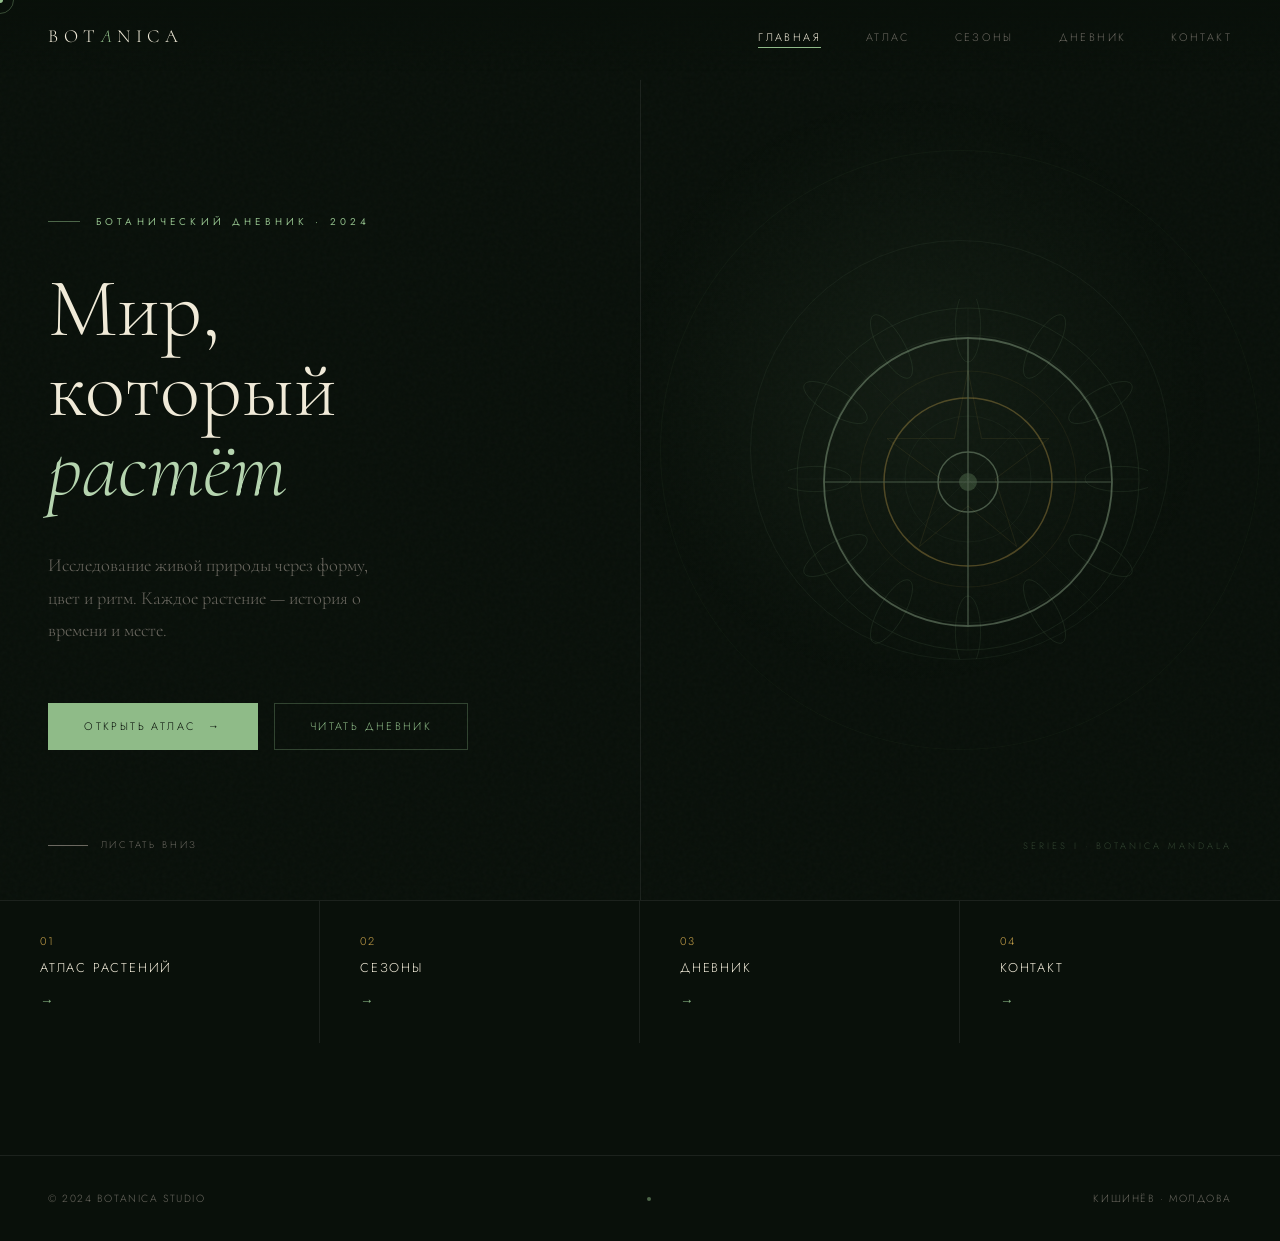
<file: index.html>
<!DOCTYPE html>
<html lang="ru">
<head>
<meta charset="UTF-8">
<meta name="viewport" content="width=device-width, initial-scale=1.0">
<title>BOTANICA — Дневник растений</title>
<link rel="preconnect" href="https://fonts.googleapis.com">
<link rel="preconnect" href="https://fonts.gstatic.com" crossorigin>
<link href="https://fonts.googleapis.com/css2?family=Cormorant:ital,wght@0,300;0,400;1,300;1,400&family=Jost:wght@200;300;400&display=swap" rel="stylesheet">
<link rel="stylesheet" href="shared.css">
<style>

/* ── HERO ── */
.hero {
  min-height: 100vh;
  display: grid;
  grid-template-columns: 1fr 1px 1fr;
  position: relative;
  overflow: hidden;
}

/* ambient glow */
.hero::after {
  content: '';
  position: absolute;
  width: 600px; height: 600px;
  border-radius: 50%;
  background: radial-gradient(circle, rgba(143,187,136,.07) 0%, transparent 70%);
  top: 10%; right: 5%;
  pointer-events: none;
  animation: pulse 6s ease-in-out infinite alternate;
}
@keyframes pulse { from { opacity: .5; transform: scale(.9); } to { opacity: 1; transform: scale(1.05); } }

.hero-sep {
  background: var(--border);
  align-self: stretch;
  margin: 5rem 0 0;
}

/* Left column */
.hero-l {
  display: flex; flex-direction: column; justify-content: center;
  padding: 8rem 4rem 4rem 3rem;
  position: relative;
}

.hero-eyebrow {
  font-size: .62rem;
  font-weight: 400;
  letter-spacing: .42em;
  text-transform: uppercase;
  color: var(--sage);
  margin-bottom: 2.5rem;
  animation: fadeU .9s .2s both;
  display: flex; align-items: center; gap: 1rem;
}
.hero-eyebrow::before {
  content: '';
  width: 2rem; height: 1px;
  background: var(--sage);
  opacity: .5;
}

.hero-h1 {
  font-family: 'Cormorant', serif;
  font-size: clamp(4rem, 6.5vw, 7.5rem);
  font-weight: 300;
  line-height: .96;
  color: var(--cream);
  animation: fadeU .9s .35s both;
}
.hero-h1 em {
  font-style: italic;
  color: var(--sage2);
  display: block;
}

.hero-sub {
  margin-top: 2.5rem;
  font-family: 'Cormorant', serif;
  font-size: 1.15rem;
  font-weight: 300;
  color: var(--dim);
  line-height: 1.78;
  max-width: 36ch;
  animation: fadeU .9s .52s both;
}

.hero-btns {
  margin-top: 3.5rem;
  display: flex; gap: 1rem; flex-wrap: wrap;
  animation: fadeU .9s .68s both;
}

.hero-scroll {
  position: absolute; bottom: 3rem; left: 3rem;
  display: flex; align-items: center; gap: .8rem;
  font-size: .6rem; letter-spacing: .28em; text-transform: uppercase;
  color: var(--dim);
  animation: fadeU .9s 1.1s both;
}
.scroll-line {
  width: 2.5rem; height: 1px;
  background: var(--dim);
  position: relative; overflow: hidden;
}
.scroll-line::after {
  content: '';
  position: absolute; top: 0; left: -100%;
  width: 100%; height: 100%;
  background: var(--sage);
  animation: scanline 2.5s 1.5s ease-in-out infinite;
}
@keyframes scanline { 0%,100%{left:-100%} 50%{left:100%} }

/* Right column */
.hero-r {
  display: flex; align-items: center; justify-content: center;
  position: relative;
  padding: 8rem 3rem 4rem 4rem;
  overflow: hidden;
  animation: fadeU 1.2s .15s both;
}

.hero-bg-ring {
  position: absolute;
  width: 70vw; height: 70vw;
  max-width: 600px; max-height: 600px;
  border: 1px solid rgba(143,187,136,.04);
  border-radius: 50%;
  top: 50%; left: 50%;
  transform: translate(-50%,-50%);
}

.hero-art-wrap {
  position: relative;
  width: min(360px, 80%);
  aspect-ratio: 1;
}

.hero-art-wrap svg {
  width: 100%; height: 100%;
  animation: rotSlow 80s linear infinite;
  opacity: .22;
}
@keyframes rotSlow { to { transform: rotate(360deg); } }

.hero-art-center {
  position: absolute; inset: 0;
  display: flex; align-items: center; justify-content: center;
}
.hero-art-center svg { animation: rotSlow 40s linear infinite reverse; opacity: .35; }

.hero-label {
  position: absolute; bottom: 3rem; right: 3rem;
  font-size: .58rem; letter-spacing: .32em; text-transform: uppercase;
  color: rgba(143,187,136,.3);
  animation: fadeU .8s 1.4s both;
}

/* ── Bottom nav ── */
.home-strip {
  display: grid;
  grid-template-columns: repeat(4, 1fr);
  border-top: 1px solid var(--border);
  position: relative; z-index: 1;
}

.strip-a {
  display: block;
  padding: 2rem 2.5rem;
  border-right: 1px solid var(--border);
  text-decoration: none;
  position: relative;
  overflow: hidden;
  transition: background .35s;
  animation: fadeU .7s both;
}
.strip-a:last-child { border-right: none; }
.strip-a:hover { background: rgba(143,187,136,.04); }
.strip-a::after {
  content: '';
  position: absolute; bottom: 0; left: 0;
  height: 1px; width: 0;
  background: linear-gradient(90deg, var(--sage), var(--gold));
  transition: width .45s cubic-bezier(.22,.68,0,1);
}
.strip-a:hover::after { width: 100%; }

.strip-a:nth-child(1) { animation-delay: .8s; }
.strip-a:nth-child(2) { animation-delay: .95s; }
.strip-a:nth-child(3) { animation-delay: 1.1s; }
.strip-a:nth-child(4) { animation-delay: 1.25s; }

.sn { font-size: .7rem; font-weight: 300; color: var(--gold); letter-spacing: .14em; margin-bottom: .55rem; }
.st { font-size: .8rem; font-weight: 300; letter-spacing: .14em; text-transform: uppercase; color: var(--cream); margin-bottom: .7rem; }
.sa {
  font-size: .85rem; color: var(--sage);
  display: inline-block;
  transition: transform .35s cubic-bezier(.22,.68,0,1);
}
.strip-a:hover .sa { transform: translateX(6px); }

@keyframes fadeU {
  from { opacity: 0; transform: translateY(22px); }
  to   { opacity: 1; transform: none; }
}
</style>
</head>
<body>

<div id="cur"></div>
<div id="cur-r"></div>

<nav class="nav">
  <a class="nav-logo" href="index.html">BOT<i>A</i>NICA</a>
  <ul class="nav-links">
    <li><a href="index.html" class="active">Главная</a></li>
    <li><a href="atlas.html">Атлас</a></li>
    <li><a href="seasons.html">Сезоны</a></li>
    <li><a href="journal.html">Дневник</a></li>
    <li><a href="contact.html">Контакт</a></li>
  </ul>
</nav>

<div class="hero">
  <div class="hero-l">
    <div class="hero-eyebrow">Ботанический дневник · 2024</div>
    <h1 class="hero-h1">
      Мир,<br>
      который<br>
      <em>растёт</em>
    </h1>
    <p class="hero-sub">
      Исследование живой природы через форму, 
      цвет и ритм. Каждое растение — история о времени и месте.
    </p>
    <div class="hero-btns">
      <a class="btn btn-solid" href="atlas.html"><span>Открыть атлас</span> <span>→</span></a>
      <a class="btn btn-ghost" href="journal.html">Читать дневник</a>
    </div>
    <div class="hero-scroll">
      <div class="scroll-line"></div>
      Листать вниз
    </div>
  </div>

  <div class="hero-sep"></div>

  <div class="hero-r">
    <div class="hero-bg-ring"></div>
    <div class="hero-bg-ring" style="width:50vw;height:50vw;max-width:420px;max-height:420px;border-color:rgba(143,187,136,.07)"></div>

    <div class="hero-art-wrap">
      <!-- Outer rotating mandala -->
      <svg viewBox="0 0 400 400" fill="none" xmlns="http://www.w3.org/2000/svg">
        <circle cx="200" cy="200" r="190" stroke="#8fbb88" stroke-width=".5"/>
        <circle cx="200" cy="200" r="160" stroke="#8fbb88" stroke-width=".3"/>
        <circle cx="200" cy="200" r="120" stroke="#c8a24a" stroke-width=".4"/>
        <circle cx="200" cy="200" r="70"  stroke="#8fbb88" stroke-width=".3"/>
        <!-- Petals ring outer -->
        <ellipse cx="200" cy="30"  rx="14" ry="40" stroke="#8fbb88" stroke-width=".5" transform="rotate(0 200 200)"/>
        <ellipse cx="200" cy="30"  rx="14" ry="40" stroke="#8fbb88" stroke-width=".5" transform="rotate(30 200 200)"/>
        <ellipse cx="200" cy="30"  rx="14" ry="40" stroke="#8fbb88" stroke-width=".5" transform="rotate(60 200 200)"/>
        <ellipse cx="200" cy="30"  rx="14" ry="40" stroke="#8fbb88" stroke-width=".5" transform="rotate(90 200 200)"/>
        <ellipse cx="200" cy="30"  rx="14" ry="40" stroke="#8fbb88" stroke-width=".5" transform="rotate(120 200 200)"/>
        <ellipse cx="200" cy="30"  rx="14" ry="40" stroke="#8fbb88" stroke-width=".5" transform="rotate(150 200 200)"/>
        <ellipse cx="200" cy="30"  rx="14" ry="40" stroke="#8fbb88" stroke-width=".5" transform="rotate(180 200 200)"/>
        <ellipse cx="200" cy="30"  rx="14" ry="40" stroke="#8fbb88" stroke-width=".5" transform="rotate(210 200 200)"/>
        <ellipse cx="200" cy="30"  rx="14" ry="40" stroke="#8fbb88" stroke-width=".5" transform="rotate(240 200 200)"/>
        <ellipse cx="200" cy="30"  rx="14" ry="40" stroke="#8fbb88" stroke-width=".5" transform="rotate(270 200 200)"/>
        <ellipse cx="200" cy="30"  rx="14" ry="40" stroke="#8fbb88" stroke-width=".5" transform="rotate(300 200 200)"/>
        <ellipse cx="200" cy="30"  rx="14" ry="40" stroke="#8fbb88" stroke-width=".5" transform="rotate(330 200 200)"/>
        <!-- Gold star polygon -->
        <polygon points="200,80 215,155 290,155 230,200 254,275 200,230 146,275 170,200 110,155 185,155" fill="none" stroke="#c8a24a" stroke-width=".5"/>
        <!-- Axis lines -->
        <line x1="200" y1="10" x2="200" y2="390" stroke="#8fbb88" stroke-width=".25"/>
        <line x1="10"  y1="200" x2="390" y2="200" stroke="#8fbb88" stroke-width=".25"/>
        <line x1="55"  y1="55"  x2="345" y2="345" stroke="#8fbb88" stroke-width=".2"/>
        <line x1="345" y1="55"  x2="55"  y2="345" stroke="#8fbb88" stroke-width=".2"/>
      </svg>

      <!-- Inner counter-rotating -->
      <div class="hero-art-center">
        <svg width="120" height="120" viewBox="0 0 120 120" fill="none">
          <circle cx="60" cy="60" r="48" stroke="#b5d4af" stroke-width=".6"/>
          <circle cx="60" cy="60" r="28" stroke="#c8a24a" stroke-width=".5"/>
          <circle cx="60" cy="60" r="10" stroke="#b5d4af" stroke-width=".5"/>
          <circle cx="60" cy="60" r="3" fill="#8fbb88" opacity=".7"/>
          <line x1="60" y1="12" x2="60" y2="108" stroke="#b5d4af" stroke-width=".4"/>
          <line x1="12" y1="60" x2="108" y2="60" stroke="#b5d4af" stroke-width=".4"/>
        </svg>
      </div>
    </div>

    <div class="hero-label">Series I · Botanica Mandala</div>
  </div>
</div>

<!-- Nav strip -->
<div class="home-strip">
  <a class="strip-a" href="atlas.html">
    <div class="sn">01</div>
    <div class="st">Атлас растений</div>
    <div class="sa">→</div>
  </a>
  <a class="strip-a" href="seasons.html">
    <div class="sn">02</div>
    <div class="st">Сезоны</div>
    <div class="sa">→</div>
  </a>
  <a class="strip-a" href="journal.html">
    <div class="sn">03</div>
    <div class="st">Дневник</div>
    <div class="sa">→</div>
  </a>
  <a class="strip-a" href="contact.html">
    <div class="sn">04</div>
    <div class="st">Контакт</div>
    <div class="sa">→</div>
  </a>
</div>

<footer style="position:relative;z-index:1;border-top:1px solid var(--border);padding:2.2rem 3rem;display:flex;justify-content:space-between;align-items:center;">
  <span class="footer-c">© 2024 Botanica Studio</span>
  <div style="width:4px;height:4px;border-radius:50%;background:var(--sage);opacity:.5"></div>
  <span class="footer-c">Кишинёв · Молдова</span>
</footer>

<script>
const C=document.getElementById('cur'),R=document.getElementById('cur-r');
let mx=0,my=0,rx=0,ry=0;
document.addEventListener('mousemove',e=>{mx=e.clientX;my=e.clientY;C.style.left=mx+'px';C.style.top=my+'px';});
(function loop(){rx+=(mx-rx)*.12;ry+=(my-ry)*.12;R.style.left=rx+'px';R.style.top=ry+'px';requestAnimationFrame(loop);})();
document.querySelectorAll('a,.btn,.strip-a').forEach(el=>{
  el.addEventListener('mouseenter',()=>document.body.classList.add('hovering'));
  el.addEventListener('mouseleave',()=>document.body.classList.remove('hovering'));
});
</script>
</body>
</html>
</file>
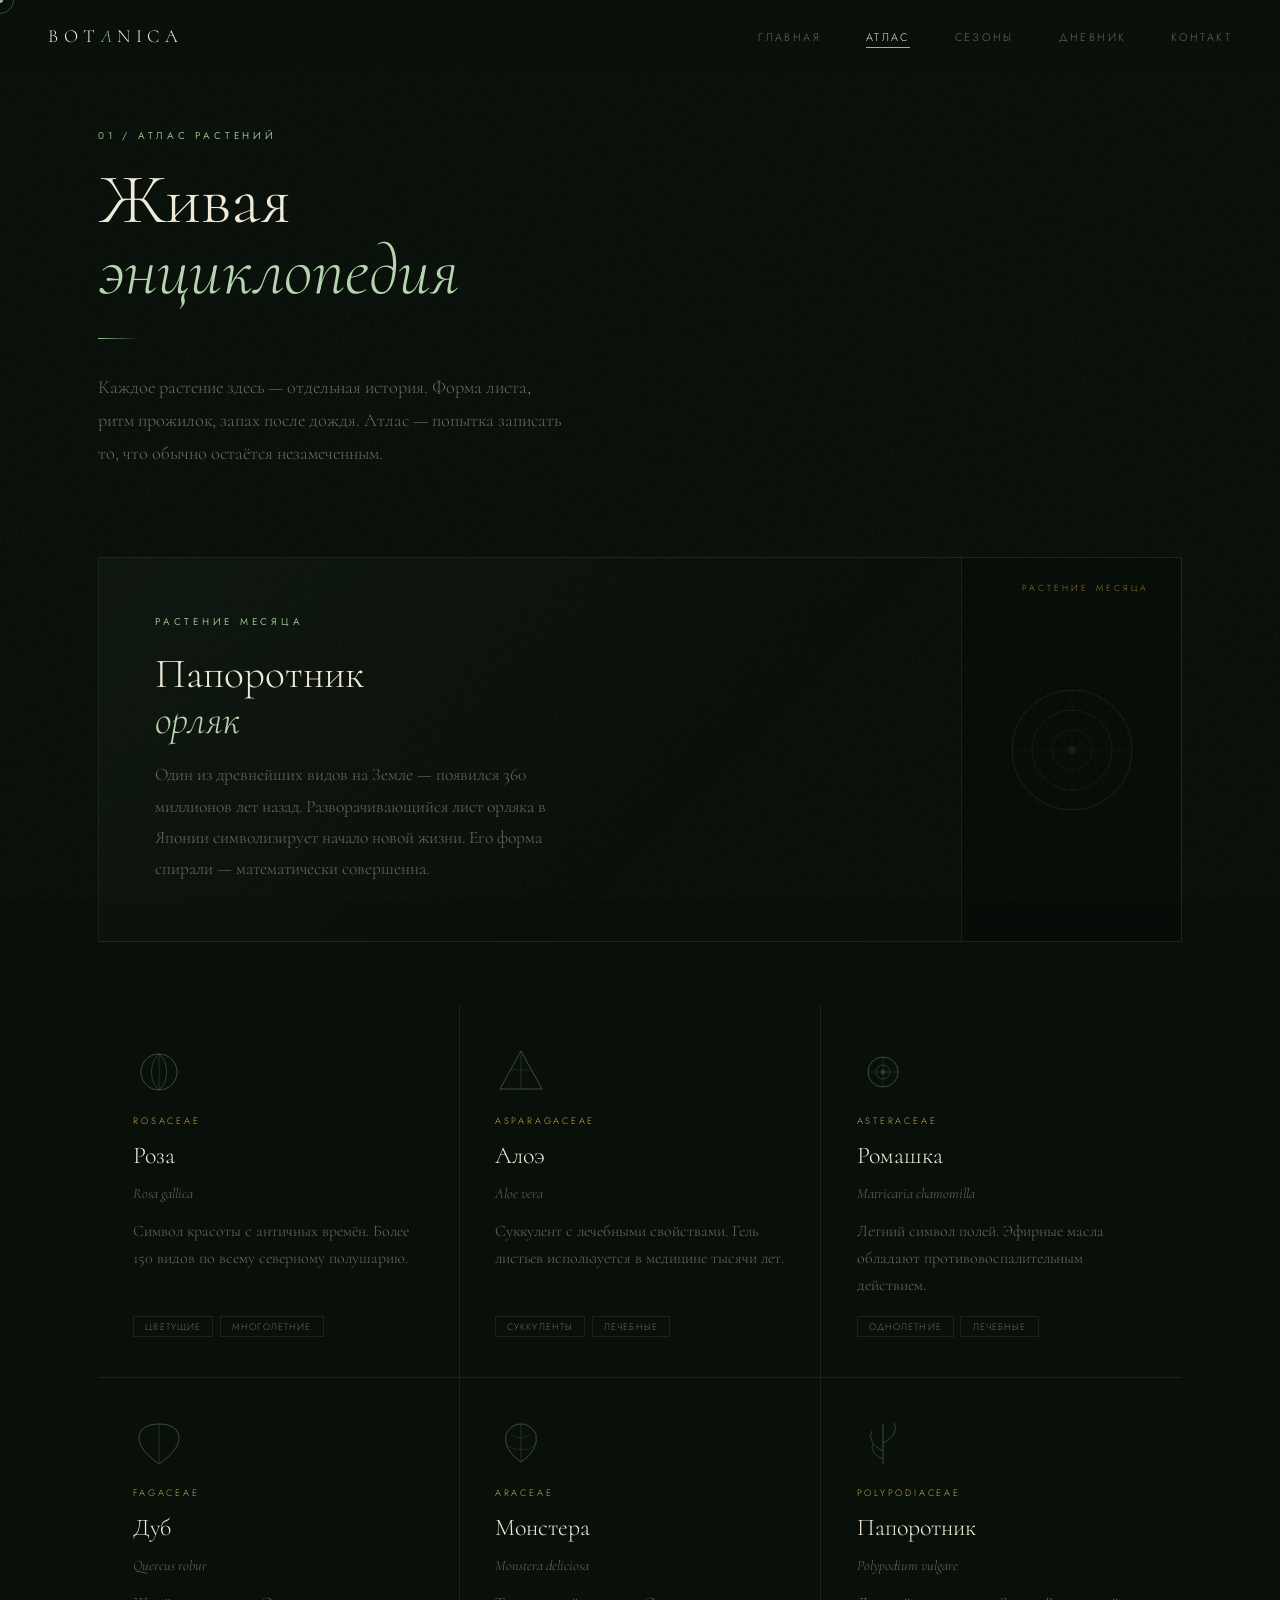
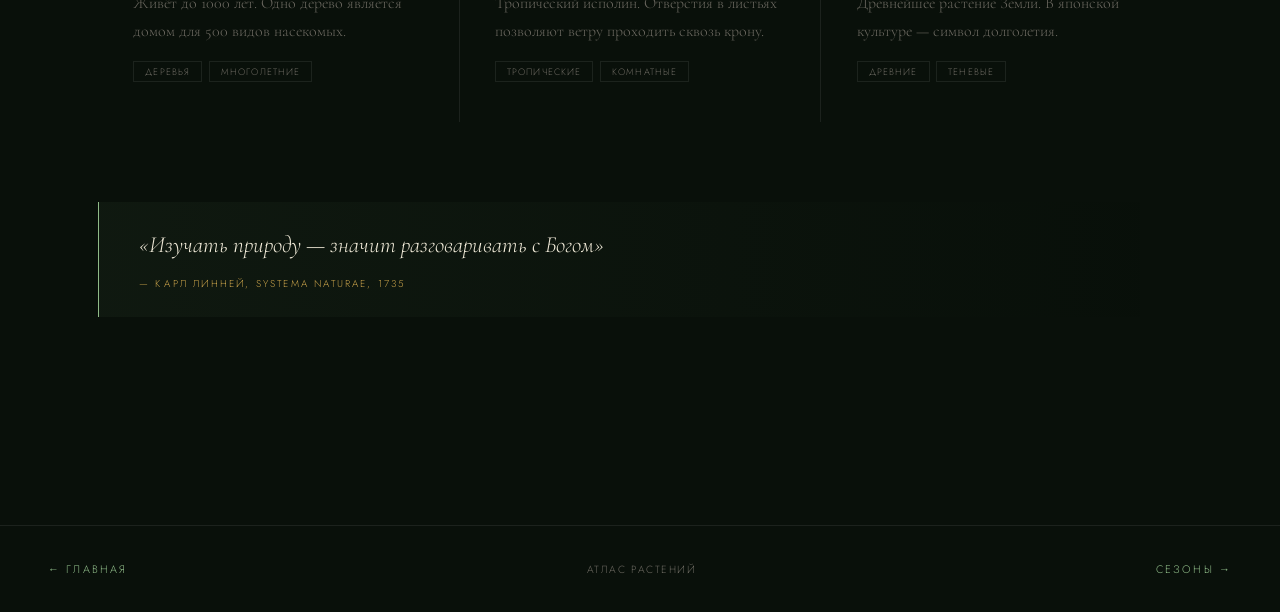
<file: atlas.html>
<!DOCTYPE html>
<html lang="ru">
<head>
<meta charset="UTF-8">
<meta name="viewport" content="width=device-width, initial-scale=1.0">
<title>Атлас — BOTANICA</title>
<link rel="preconnect" href="https://fonts.googleapis.com">
<link rel="preconnect" href="https://fonts.gstatic.com" crossorigin>
<link href="https://fonts.googleapis.com/css2?family=Cormorant:ital,wght@0,300;0,400;1,300;1,400&family=Jost:wght@200;300;400&display=swap" rel="stylesheet">
<link rel="stylesheet" href="shared.css">
<style>

.pw { padding-top: 8rem; padding-bottom: 2rem; }

.page-head { margin-bottom: 5.5rem; max-width: 680px; }

.page-h1 {
  font-family: 'Cormorant', serif;
  font-weight: 300;
  font-size: clamp(3.5rem, 5.5vw, 5.8rem);
  color: var(--cream);
  line-height: 1.0;
  margin-bottom: .6rem;
}
.page-h1 em { font-style: italic; color: var(--sage2); }

/* Featured */
.featured {
  display: grid;
  grid-template-columns: 1fr 220px;
  gap: 0;
  border: 1px solid var(--border);
  margin-bottom: 4rem;
  overflow: hidden;
  background: linear-gradient(135deg, rgba(143,187,136,.04) 0%, transparent 60%);
  position: relative;
}
.featured::before {
  content: 'РАСТЕНИЕ МЕСЯЦА';
  position: absolute; top: 1.5rem; right: 2rem;
  font-size: .55rem; letter-spacing: .35em; color: var(--gold); opacity: .7;
}
.featured-body { padding: 3.5rem; }
.featured-title {
  font-family: 'Cormorant', serif;
  font-size: 2.6rem;
  font-weight: 300;
  color: var(--cream);
  line-height: 1.1;
  margin: 1rem 0;
}
.featured-title em { font-style: italic; color: var(--sage2); }
.featured-text {
  font-family: 'Cormorant', serif;
  font-size: 1.1rem;
  color: var(--dim);
  line-height: 1.78;
  max-width: 56ch;
}
.featured-side {
  border-left: 1px solid var(--border);
  display: flex; align-items: center; justify-content: center;
  background: rgba(0,0,0,.2);
  padding: 2rem;
}
.featured-side svg {
  width: 140px; height: 140px;
  opacity: .18;
  animation: rotSlow 45s linear infinite;
}
@keyframes rotSlow { to { transform: rotate(360deg); } }

/* Grid */
.plant-grid {
  display: grid;
  grid-template-columns: repeat(3, 1fr);
  gap: 1px;
  background: var(--border);
  margin-bottom: 5rem;
}

.pc {
  background: var(--bg);
  padding: 2.5rem 2.2rem;
  display: flex; flex-direction: column; gap: 1rem;
  position: relative; overflow: hidden;
  transition: background .35s;
  cursor: none;
}
.pc:hover { background: var(--bg2); }

.pc-glow {
  position: absolute;
  width: 120px; height: 120px;
  border-radius: 50%;
  background: radial-gradient(circle, rgba(143,187,136,.12) 0%, transparent 70%);
  top: -30px; right: -30px;
  opacity: 0;
  transition: opacity .4s;
  pointer-events: none;
}
.pc:hover .pc-glow { opacity: 1; }

.pc-line {
  position: absolute; bottom: 0; left: 0;
  height: 1px; width: 0;
  background: linear-gradient(90deg, var(--sage), transparent);
  transition: width .5s cubic-bezier(.22,.68,0,1);
}
.pc:hover .pc-line { width: 100%; }

.pc svg { width: 52px; height: 52px; opacity: .45; transition: opacity .3s, transform .4s cubic-bezier(.22,.68,0,1); }
.pc:hover svg { opacity: .75; transform: scale(1.08) rotate(-3deg); }

.pc-fam { font-size: .58rem; letter-spacing: .3em; text-transform: uppercase; color: var(--gold); }
.pc-name {
  font-family: 'Cormorant', serif;
  font-size: 1.5rem; font-weight: 300; color: var(--cream); line-height: 1.1;
}
.pc-lat {
  font-family: 'Cormorant', serif;
  font-style: italic; font-size: .9rem; color: var(--dim);
}
.pc-desc {
  font-family: 'Cormorant', serif;
  font-size: 1rem; color: var(--dim); line-height: 1.7;
}
.pc-tags { display: flex; gap: .4rem; flex-wrap: wrap; margin-top: auto; }
.tag {
  padding: .2rem .7rem;
  border: 1px solid var(--border);
  font-size: .58rem; letter-spacing: .12em; text-transform: uppercase;
  color: var(--dim);
  transition: border-color .25s, color .25s;
}
.pc:hover .tag { border-color: rgba(143,187,136,.25); color: var(--sage); }

@keyframes fadeU {
  from { opacity:0; transform: translateY(22px); }
  to   { opacity:1; transform: none; }
}
</style>
</head>
<body>

<div id="cur"></div>
<div id="cur-r"></div>

<nav class="nav">
  <a class="nav-logo" href="index.html">BOT<i>A</i>NICA</a>
  <ul class="nav-links">
    <li><a href="index.html">Главная</a></li>
    <li><a href="atlas.html" class="active">Атлас</a></li>
    <li><a href="seasons.html">Сезоны</a></li>
    <li><a href="journal.html">Дневник</a></li>
    <li><a href="contact.html">Контакт</a></li>
  </ul>
</nav>

<div class="pw">
  <header class="page-head reveal">
    <div class="label">01 / Атлас растений</div>
    <h1 class="page-h1">Живая<br><em>энциклопедия</em></h1>
    <div class="hr"></div>
    <p class="body-copy" style="max-width:52ch">
      Каждое растение здесь — отдельная история. Форма листа, ритм прожилок, запах 
      после дождя. Атлас — попытка записать то, что обычно остаётся незамеченным.
    </p>
  </header>

  <div class="featured reveal">
    <div class="featured-body">
      <div class="label">Растение месяца</div>
      <h2 class="featured-title">Папоротник<br><em>орляк</em></h2>
      <p class="featured-text">
        Один из древнейших видов на Земле — появился 360 миллионов лет назад. 
        Разворачивающийся лист орляка в Японии символизирует начало новой жизни. 
        Его форма спирали — математически совершенна.
      </p>
    </div>
    <div class="featured-side">
      <svg viewBox="0 0 140 140" fill="none">
        <circle cx="70" cy="70" r="60" stroke="#8fbb88" stroke-width=".7"/>
        <circle cx="70" cy="70" r="40" stroke="#c8a24a" stroke-width=".5"/>
        <circle cx="70" cy="70" r="20" stroke="#8fbb88" stroke-width=".4"/>
        <circle cx="70" cy="70" r="4"  fill="#8fbb88" opacity=".5"/>
        <line x1="70" y1="10" x2="70" y2="130" stroke="#8fbb88" stroke-width=".3"/>
        <line x1="10" y1="70" x2="130" y2="70" stroke="#8fbb88" stroke-width=".3"/>
        <line x1="28" y1="28" x2="112" y2="112" stroke="#8fbb88" stroke-width=".2"/>
        <line x1="112" y1="28" x2="28" y2="112" stroke="#8fbb88" stroke-width=".2"/>
      </svg>
    </div>
  </div>

  <div class="plant-grid">

    <div class="pc reveal">
      <div class="pc-glow"></div>
      <div class="pc-line"></div>
      <svg viewBox="0 0 52 52" fill="none">
        <circle cx="26" cy="26" r="18" stroke="#8fbb88" stroke-width=".8"/>
        <path d="M26 8 C16 16 16 36 26 44 C36 36 36 16 26 8Z" stroke="#8fbb88" stroke-width=".6" fill="none"/>
        <line x1="26" y1="8" x2="26" y2="44" stroke="#8fbb88" stroke-width=".4"/>
      </svg>
      <div class="pc-fam">Rosaceae</div>
      <div class="pc-name">Роза</div>
      <div class="pc-lat">Rosa gallica</div>
      <div class="pc-desc">Символ красоты с античных времён. Более 150 видов по всему северному полушарию.</div>
      <div class="pc-tags"><span class="tag">Цветущие</span><span class="tag">Многолетние</span></div>
    </div>

    <div class="pc reveal">
      <div class="pc-glow"></div>
      <div class="pc-line"></div>
      <svg viewBox="0 0 52 52" fill="none">
        <polygon points="26,5 47,43 5,43" stroke="#8fbb88" stroke-width=".8" fill="none"/>
        <line x1="26" y1="5" x2="26" y2="43" stroke="#8fbb88" stroke-width=".4"/>
        <line x1="15.5" y1="24" x2="36.5" y2="24" stroke="#8fbb88" stroke-width=".3"/>
      </svg>
      <div class="pc-fam">Asparagaceae</div>
      <div class="pc-name">Алоэ</div>
      <div class="pc-lat">Aloe vera</div>
      <div class="pc-desc">Суккулент с лечебными свойствами. Гель листьев используется в медицине тысячи лет.</div>
      <div class="pc-tags"><span class="tag">Суккуленты</span><span class="tag">Лечебные</span></div>
    </div>

    <div class="pc reveal">
      <div class="pc-glow"></div>
      <div class="pc-line"></div>
      <svg viewBox="0 0 52 52" fill="none">
        <circle cx="26" cy="26" r="15" stroke="#8fbb88" stroke-width=".8"/>
        <circle cx="26" cy="26" r="7" stroke="#8fbb88" stroke-width=".5"/>
        <circle cx="26" cy="26" r="2.5" fill="#8fbb88" opacity=".5"/>
        <line x1="26" y1="11" x2="26" y2="41" stroke="#8fbb88" stroke-width=".3"/>
        <line x1="11" y1="26" x2="41" y2="26" stroke="#8fbb88" stroke-width=".3"/>
      </svg>
      <div class="pc-fam">Asteraceae</div>
      <div class="pc-name">Ромашка</div>
      <div class="pc-lat">Matricaria chamomilla</div>
      <div class="pc-desc">Летний символ полей. Эфирные масла обладают противовоспалительным действием.</div>
      <div class="pc-tags"><span class="tag">Однолетние</span><span class="tag">Лечебные</span></div>
    </div>

    <div class="pc reveal">
      <div class="pc-glow"></div>
      <div class="pc-line"></div>
      <svg viewBox="0 0 52 52" fill="none">
        <path d="M26 46 C26 46 6 33 6 20 C6 11 14 6 26 6 C38 6 46 11 46 20 C46 33 26 46 26 46Z" stroke="#8fbb88" stroke-width=".8" fill="none"/>
        <line x1="26" y1="6" x2="26" y2="46" stroke="#8fbb88" stroke-width=".4"/>
      </svg>
      <div class="pc-fam">Fagaceae</div>
      <div class="pc-name">Дуб</div>
      <div class="pc-lat">Quercus robur</div>
      <div class="pc-desc">Живёт до 1000 лет. Одно дерево является домом для 500 видов насекомых.</div>
      <div class="pc-tags"><span class="tag">Деревья</span><span class="tag">Многолетние</span></div>
    </div>

    <div class="pc reveal">
      <div class="pc-glow"></div>
      <div class="pc-line"></div>
      <svg viewBox="0 0 52 52" fill="none">
        <path d="M26 44 Q8 32 11 16 Q18 5 26 6 Q34 5 41 16 Q44 32 26 44Z" stroke="#8fbb88" stroke-width=".8" fill="none"/>
        <line x1="26" y1="6" x2="26" y2="44" stroke="#8fbb88" stroke-width=".4"/>
        <path d="M16 16 Q26 24 36 16" stroke="#8fbb88" stroke-width=".3"/>
        <path d="M12 28 Q26 36 40 28" stroke="#8fbb88" stroke-width=".3"/>
      </svg>
      <div class="pc-fam">Araceae</div>
      <div class="pc-name">Монстера</div>
      <div class="pc-lat">Monstera deliciosa</div>
      <div class="pc-desc">Тропический исполин. Отверстия в листьях позволяют ветру проходить сквозь крону.</div>
      <div class="pc-tags"><span class="tag">Тропические</span><span class="tag">Комнатные</span></div>
    </div>

    <div class="pc reveal">
      <div class="pc-glow"></div>
      <div class="pc-line"></div>
      <svg viewBox="0 0 52 52" fill="none">
        <line x1="26" y1="46" x2="26" y2="6" stroke="#8fbb88" stroke-width=".8"/>
        <path d="M26 33 C16 28 11 20 15 13" stroke="#8fbb88" stroke-width=".7" fill="none"/>
        <path d="M26 25 C36 20 41 12 37 5" stroke="#8fbb88" stroke-width=".7" fill="none"/>
        <path d="M26 41 C18 38 13 32 16 26" stroke="#8fbb88" stroke-width=".6" fill="none"/>
      </svg>
      <div class="pc-fam">Polypodiaceae</div>
      <div class="pc-name">Папоротник</div>
      <div class="pc-lat">Polypodium vulgare</div>
      <div class="pc-desc">Древнейшее растение Земли. В японской культуре — символ долголетия.</div>
      <div class="pc-tags"><span class="tag">Древние</span><span class="tag">Теневые</span></div>
    </div>

  </div>

  <div class="blockquote reveal">
    <p>«Изучать природу — значит разговаривать с Богом»</p>
    <cite>— Карл Линней, Systema Naturae, 1735</cite>
  </div>

</div>

<footer>
  <a href="index.html">← Главная</a>
  <span class="footer-c">Атлас растений</span>
  <a href="seasons.html">Сезоны →</a>
</footer>

<script>
const C=document.getElementById('cur'),R=document.getElementById('cur-r');
let mx=0,my=0,rx=0,ry=0;
document.addEventListener('mousemove',e=>{mx=e.clientX;my=e.clientY;C.style.left=mx+'px';C.style.top=my+'px';});
(function loop(){rx+=(mx-rx)*.12;ry+=(my-ry)*.12;R.style.left=rx+'px';R.style.top=ry+'px';requestAnimationFrame(loop);})();
document.querySelectorAll('a,.pc,.btn').forEach(el=>{
  el.addEventListener('mouseenter',()=>document.body.classList.add('hovering'));
  el.addEventListener('mouseleave',()=>document.body.classList.remove('hovering'));
});
const io=new IntersectionObserver((es)=>es.forEach((e,i)=>{
  if(e.isIntersecting){setTimeout(()=>e.target.classList.add('on'),i*70);io.unobserve(e.target);}
}),{threshold:.1});
document.querySelectorAll('.reveal').forEach(el=>io.observe(el));
</script>
</body>
</html>
</file>
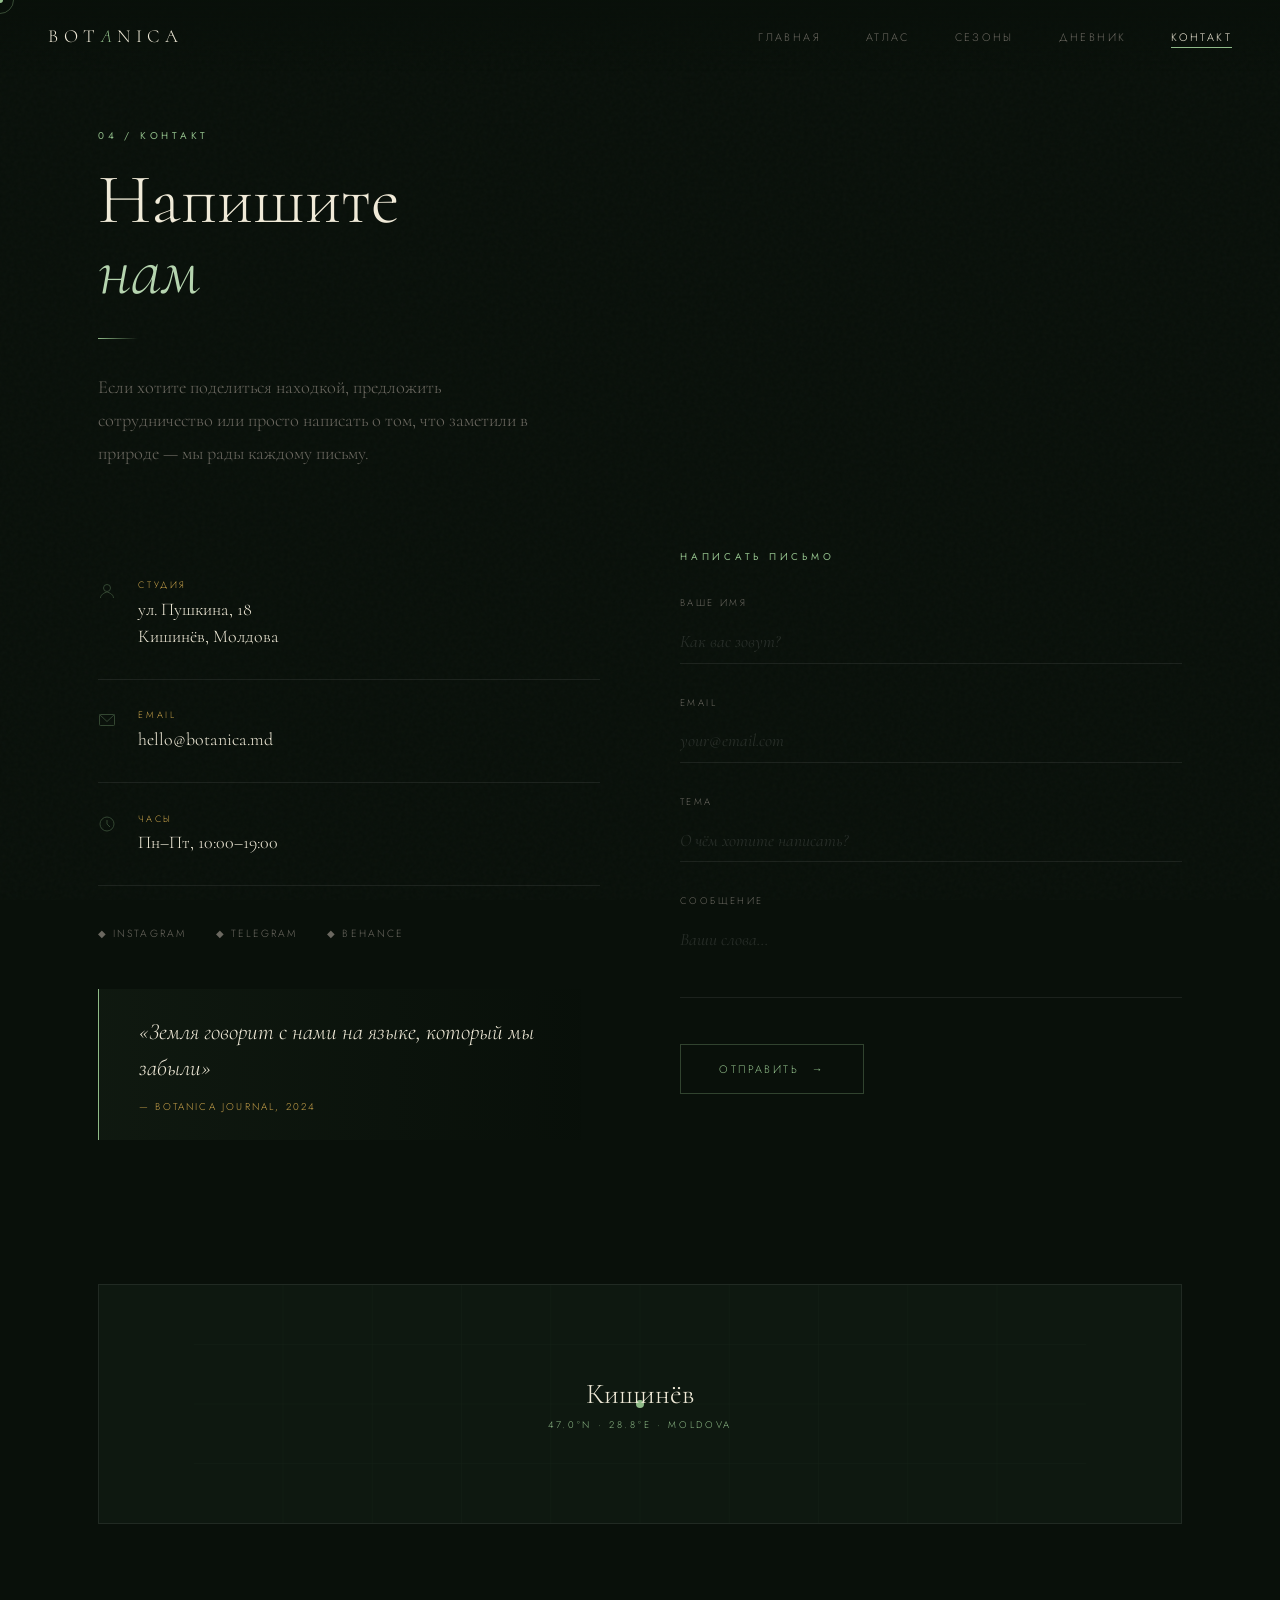
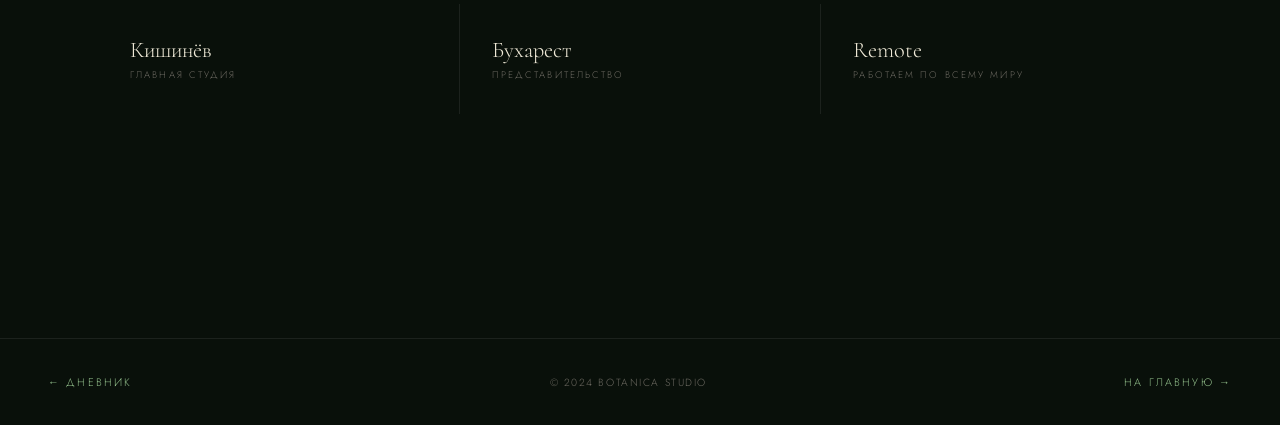
<file: contact.html>
<!DOCTYPE html>
<html lang="ru">
<head>
<meta charset="UTF-8">
<meta name="viewport" content="width=device-width, initial-scale=1.0">
<title>Контакт — BOTANICA</title>
<link rel="preconnect" href="https://fonts.googleapis.com">
<link rel="preconnect" href="https://fonts.gstatic.com" crossorigin>
<link href="https://fonts.googleapis.com/css2?family=Cormorant:ital,wght@0,300;0,400;1,300;1,400&family=Jost:wght@200;300;400&display=swap" rel="stylesheet">
<link rel="stylesheet" href="shared.css">
<style>
.pw { padding-top: 8rem; padding-bottom: 2rem; }
.page-h1 {
  font-family: 'Cormorant', serif;
  font-weight: 300;
  font-size: clamp(3.5rem, 5.5vw, 5.8rem);
  color: var(--cream); line-height: 1.0;
}
.page-h1 em { font-style: italic; color: var(--sage2); }

/* Main grid */
.contact-grid {
  display: grid;
  grid-template-columns: 1fr 1fr;
  gap: 5rem;
  margin-bottom: 5rem;
  align-items: start;
}

/* Info side */
.info-item {
  padding: 1.8rem 0;
  border-bottom: 1px solid var(--border);
  display: flex; gap: 1.4rem; align-items: flex-start;
  transition: background .3s;
  cursor: none;
}
.info-item:hover { background: rgba(143,187,136,.02); margin: 0 -1rem; padding-left: 1rem; padding-right: 1rem; }

.ii-icon { width: 18px; height: 18px; opacity: .35; flex-shrink: 0; margin-top: 3px; }
.ii-label { font-size: .58rem; letter-spacing: .28em; text-transform: uppercase; color: var(--gold); margin-bottom: .3rem; }
.ii-val {
  font-family: 'Cormorant', serif;
  font-size: 1.12rem; color: var(--cream); line-height: 1.5;
}

.social-row { display: flex; gap: 1.8rem; margin-top: 2.5rem; flex-wrap: wrap; }
.soc {
  font-size: .65rem; letter-spacing: .2em; text-transform: uppercase;
  color: var(--dim); text-decoration: none;
  display: flex; align-items: center; gap: .5rem;
  transition: color .25s;
}
.soc:hover { color: var(--sage); }

/* Form */
.form-group { margin-bottom: 2rem; position: relative; }
.f-label {
  font-size: .6rem; letter-spacing: .25em; text-transform: uppercase;
  color: var(--dim); display: block; margin-bottom: .65rem;
  transition: color .25s;
}
.form-group:focus-within .f-label { color: var(--sage); }

.f-input, .f-ta {
  width: 100%;
  background: none;
  border: none;
  border-bottom: 1px solid var(--border);
  padding: .65rem 0;
  font-family: 'Cormorant', serif;
  font-size: 1.1rem;
  color: var(--cream);
  outline: none; cursor: none;
  transition: border-color .3s;
}
.f-input::placeholder, .f-ta::placeholder {
  color: rgba(255,255,255,.12);
  font-style: italic;
}
.f-input:focus, .f-ta:focus { border-color: rgba(143,187,136,.3); }
.f-ta { resize: none; height: 80px; }

.f-underline {
  position: absolute; bottom: 0; left: 0;
  height: 1px; width: 0;
  background: linear-gradient(90deg, var(--sage), var(--gold));
  transition: width .45s cubic-bezier(.22,.68,0,1);
}
.form-group:focus-within .f-underline { width: 100%; }

/* Submit */
.submit-wrap { margin-top: 2.5rem; }
.submit-btn {
  display: inline-flex; align-items: center; gap: .8rem;
  padding: 1rem 2.4rem;
  background: none;
  border: 1px solid rgba(143,187,136,.3);
  color: var(--sage);
  font-family: 'Jost', sans-serif;
  font-size: .68rem; font-weight: 300;
  letter-spacing: .22em; text-transform: uppercase;
  cursor: none;
  position: relative; overflow: hidden;
  transition: color .35s, border-color .35s, transform .2s;
}
.submit-btn::before {
  content: '';
  position: absolute; inset: 0;
  background: linear-gradient(135deg, var(--sage), var(--sage2));
  transform: translateX(-101%);
  transition: transform .45s cubic-bezier(.77,0,.175,1);
}
.submit-btn:hover::before { transform: translateX(0); }
.submit-btn:hover { color: var(--bg); border-color: var(--sage); transform: translateY(-2px); }
.submit-btn span { position: relative; z-index: 1; }

/* Map */
.map-zone {
  border: 1px solid var(--border);
  height: 240px;
  display: flex; align-items: center; justify-content: center;
  position: relative; overflow: hidden;
  background: var(--bg2);
  margin-bottom: 5rem;
}
.map-grid-svg {
  position: absolute; inset: 0;
  width: 100%; height: 100%;
  opacity: .05;
}
.map-dot {
  position: absolute;
  width: 8px; height: 8px;
  border-radius: 50%;
  background: var(--sage);
  top: 50%; left: 50%;
  transform: translate(-50%,-50%);
  box-shadow: 0 0 0 0 rgba(143,187,136,.5);
  animation: ping 2.5s ease-out infinite;
}
@keyframes ping {
  0%   { box-shadow: 0 0 0 0 rgba(143,187,136,.5); }
  70%  { box-shadow: 0 0 0 28px rgba(143,187,136,0); }
  100% { box-shadow: 0 0 0 0 rgba(143,187,136,0); }
}
.map-label {
  position: relative; z-index: 2; text-align: center;
}
.map-city {
  font-family: 'Cormorant', serif;
  font-size: 1.8rem; font-weight: 300; color: var(--cream); margin-bottom: .4rem;
}
.map-coords { font-size: .6rem; letter-spacing: .28em; text-transform: uppercase; color: var(--sage); }

/* Locations row */
.locations {
  display: grid;
  grid-template-columns: repeat(3, 1fr);
  gap: 1px;
  background: var(--border);
  margin-bottom: 5rem;
}
.loc {
  background: var(--bg);
  padding: 2rem;
  transition: background .3s;
}
.loc:hover { background: var(--bg2); }
.loc-city {
  font-family: 'Cormorant', serif;
  font-size: 1.4rem; font-weight: 300; color: var(--cream); margin-bottom: .3rem;
}
.loc-role { font-size: .6rem; letter-spacing: .22em; text-transform: uppercase; color: var(--dim); }
</style>
</head>
<body>

<div id="cur"></div>
<div id="cur-r"></div>

<nav class="nav">
  <a class="nav-logo" href="index.html">BOT<i>A</i>NICA</a>
  <ul class="nav-links">
    <li><a href="index.html">Главная</a></li>
    <li><a href="atlas.html">Атлас</a></li>
    <li><a href="seasons.html">Сезоны</a></li>
    <li><a href="journal.html">Дневник</a></li>
    <li><a href="contact.html" class="active">Контакт</a></li>
  </ul>
</nav>

<div class="pw">
  <header class="reveal" style="margin-bottom:5rem">
    <div class="label">04 / Контакт</div>
    <h1 class="page-h1">Напишите<br><em>нам</em></h1>
    <div class="hr"></div>
    <p class="body-copy" style="max-width:50ch">
      Если хотите поделиться находкой, предложить сотрудничество 
      или просто написать о том, что заметили в природе — мы рады каждому письму.
    </p>
  </header>

  <div class="contact-grid">

    <div>
      <div style="margin-bottom:2.5rem" class="reveal">
        <div class="info-item">
          <svg class="ii-icon" viewBox="0 0 18 18" fill="none">
            <circle cx="9" cy="7" r="3.5" stroke="#8fbb88" stroke-width=".9"/>
            <path d="M2.5 17 C2.5 12.5 9 11 9 11 C9 11 15.5 12.5 15.5 17" stroke="#8fbb88" stroke-width=".9"/>
          </svg>
          <div>
            <div class="ii-label">Студия</div>
            <div class="ii-val">ул. Пушкина, 18<br>Кишинёв, Молдова</div>
          </div>
        </div>
        <div class="info-item">
          <svg class="ii-icon" viewBox="0 0 18 18" fill="none">
            <rect x="1.5" y="3.5" width="15" height="11" rx="1" stroke="#8fbb88" stroke-width=".9"/>
            <polyline points="1.5,3.5 9,10.5 16.5,3.5" stroke="#8fbb88" stroke-width=".9"/>
          </svg>
          <div>
            <div class="ii-label">Email</div>
            <div class="ii-val">hello@botanica.md</div>
          </div>
        </div>
        <div class="info-item">
          <svg class="ii-icon" viewBox="0 0 18 18" fill="none">
            <circle cx="9" cy="9" r="7" stroke="#8fbb88" stroke-width=".9"/>
            <polyline points="9,5 9,9 12,12" stroke="#8fbb88" stroke-width=".9"/>
          </svg>
          <div>
            <div class="ii-label">Часы</div>
            <div class="ii-val">Пн–Пт, 10:00–19:00</div>
          </div>
        </div>
      </div>

      <div class="social-row reveal">
        <a class="soc" href="#">◆ Instagram</a>
        <a class="soc" href="#">◆ Telegram</a>
        <a class="soc" href="#">◆ Behance</a>
      </div>

      <div class="blockquote reveal" style="margin-top:3rem">
        <p>«Земля говорит с нами на языке, который мы забыли»</p>
        <cite>— Botanica Journal, 2024</cite>
      </div>
    </div>

    <div class="reveal">
      <div class="label" style="margin-bottom:2rem">Написать письмо</div>

      <div class="form-group">
        <label class="f-label">Ваше имя</label>
        <input class="f-input" type="text" placeholder="Как вас зовут?">
        <div class="f-underline"></div>
      </div>
      <div class="form-group">
        <label class="f-label">Email</label>
        <input class="f-input" type="email" placeholder="your@email.com">
        <div class="f-underline"></div>
      </div>
      <div class="form-group">
        <label class="f-label">Тема</label>
        <input class="f-input" type="text" placeholder="О чём хотите написать?">
        <div class="f-underline"></div>
      </div>
      <div class="form-group">
        <label class="f-label">Сообщение</label>
        <textarea class="f-ta" placeholder="Ваши слова..."></textarea>
        <div class="f-underline"></div>
      </div>
      <div class="submit-wrap">
        <button class="submit-btn"><span>Отправить</span><span>→</span></button>
      </div>
    </div>

  </div>

  <div class="map-zone reveal">
    <svg class="map-grid-svg" viewBox="0 0 900 240" fill="none">
      <line x1="0" y1="60" x2="900" y2="60" stroke="#8fbb88" stroke-width=".5"/>
      <line x1="0" y1="120" x2="900" y2="120" stroke="#8fbb88" stroke-width=".5"/>
      <line x1="0" y1="180" x2="900" y2="180" stroke="#8fbb88" stroke-width=".5"/>
      <line x1="90"  y1="0" x2="90"  y2="240" stroke="#8fbb88" stroke-width=".5"/>
      <line x1="180" y1="0" x2="180" y2="240" stroke="#8fbb88" stroke-width=".5"/>
      <line x1="270" y1="0" x2="270" y2="240" stroke="#8fbb88" stroke-width=".5"/>
      <line x1="360" y1="0" x2="360" y2="240" stroke="#8fbb88" stroke-width=".5"/>
      <line x1="450" y1="0" x2="450" y2="240" stroke="#8fbb88" stroke-width=".5"/>
      <line x1="540" y1="0" x2="540" y2="240" stroke="#8fbb88" stroke-width=".5"/>
      <line x1="630" y1="0" x2="630" y2="240" stroke="#8fbb88" stroke-width=".5"/>
      <line x1="720" y1="0" x2="720" y2="240" stroke="#8fbb88" stroke-width=".5"/>
      <line x1="810" y1="0" x2="810" y2="240" stroke="#8fbb88" stroke-width=".5"/>
    </svg>
    <div class="map-dot"></div>
    <div class="map-label">
      <div class="map-city">Кишинёв</div>
      <div class="map-coords">47.0°N · 28.8°E · Moldova</div>
    </div>
  </div>

  <div class="locations reveal">
    <div class="loc">
      <div class="loc-city">Кишинёв</div>
      <div class="loc-role">Главная студия</div>
    </div>
    <div class="loc">
      <div class="loc-city">Бухарест</div>
      <div class="loc-role">Представительство</div>
    </div>
    <div class="loc">
      <div class="loc-city">Remote</div>
      <div class="loc-role">Работаем по всему миру</div>
    </div>
  </div>

</div>

<footer>
  <a href="journal.html">← Дневник</a>
  <span class="footer-c">© 2024 Botanica Studio</span>
  <a href="index.html">На главную →</a>
</footer>

<script>
const C=document.getElementById('cur'),R=document.getElementById('cur-r');
let mx=0,my=0,rx=0,ry=0;
document.addEventListener('mousemove',e=>{mx=e.clientX;my=e.clientY;C.style.left=mx+'px';C.style.top=my+'px';});
(function loop(){rx+=(mx-rx)*.12;ry+=(my-ry)*.12;R.style.left=rx+'px';R.style.top=ry+'px';requestAnimationFrame(loop);})();
document.querySelectorAll('a,.submit-btn,.f-input,.f-ta,.info-item').forEach(el=>{
  el.addEventListener('mouseenter',()=>document.body.classList.add('hovering'));
  el.addEventListener('mouseleave',()=>document.body.classList.remove('hovering'));
});
const io=new IntersectionObserver((es)=>es.forEach((e,i)=>{
  if(e.isIntersecting){setTimeout(()=>e.target.classList.add('on'),i*90);io.unobserve(e.target);}
}),{threshold:.1});
document.querySelectorAll('.reveal').forEach(el=>io.observe(el));
</script>
</body>
</html>
</file>
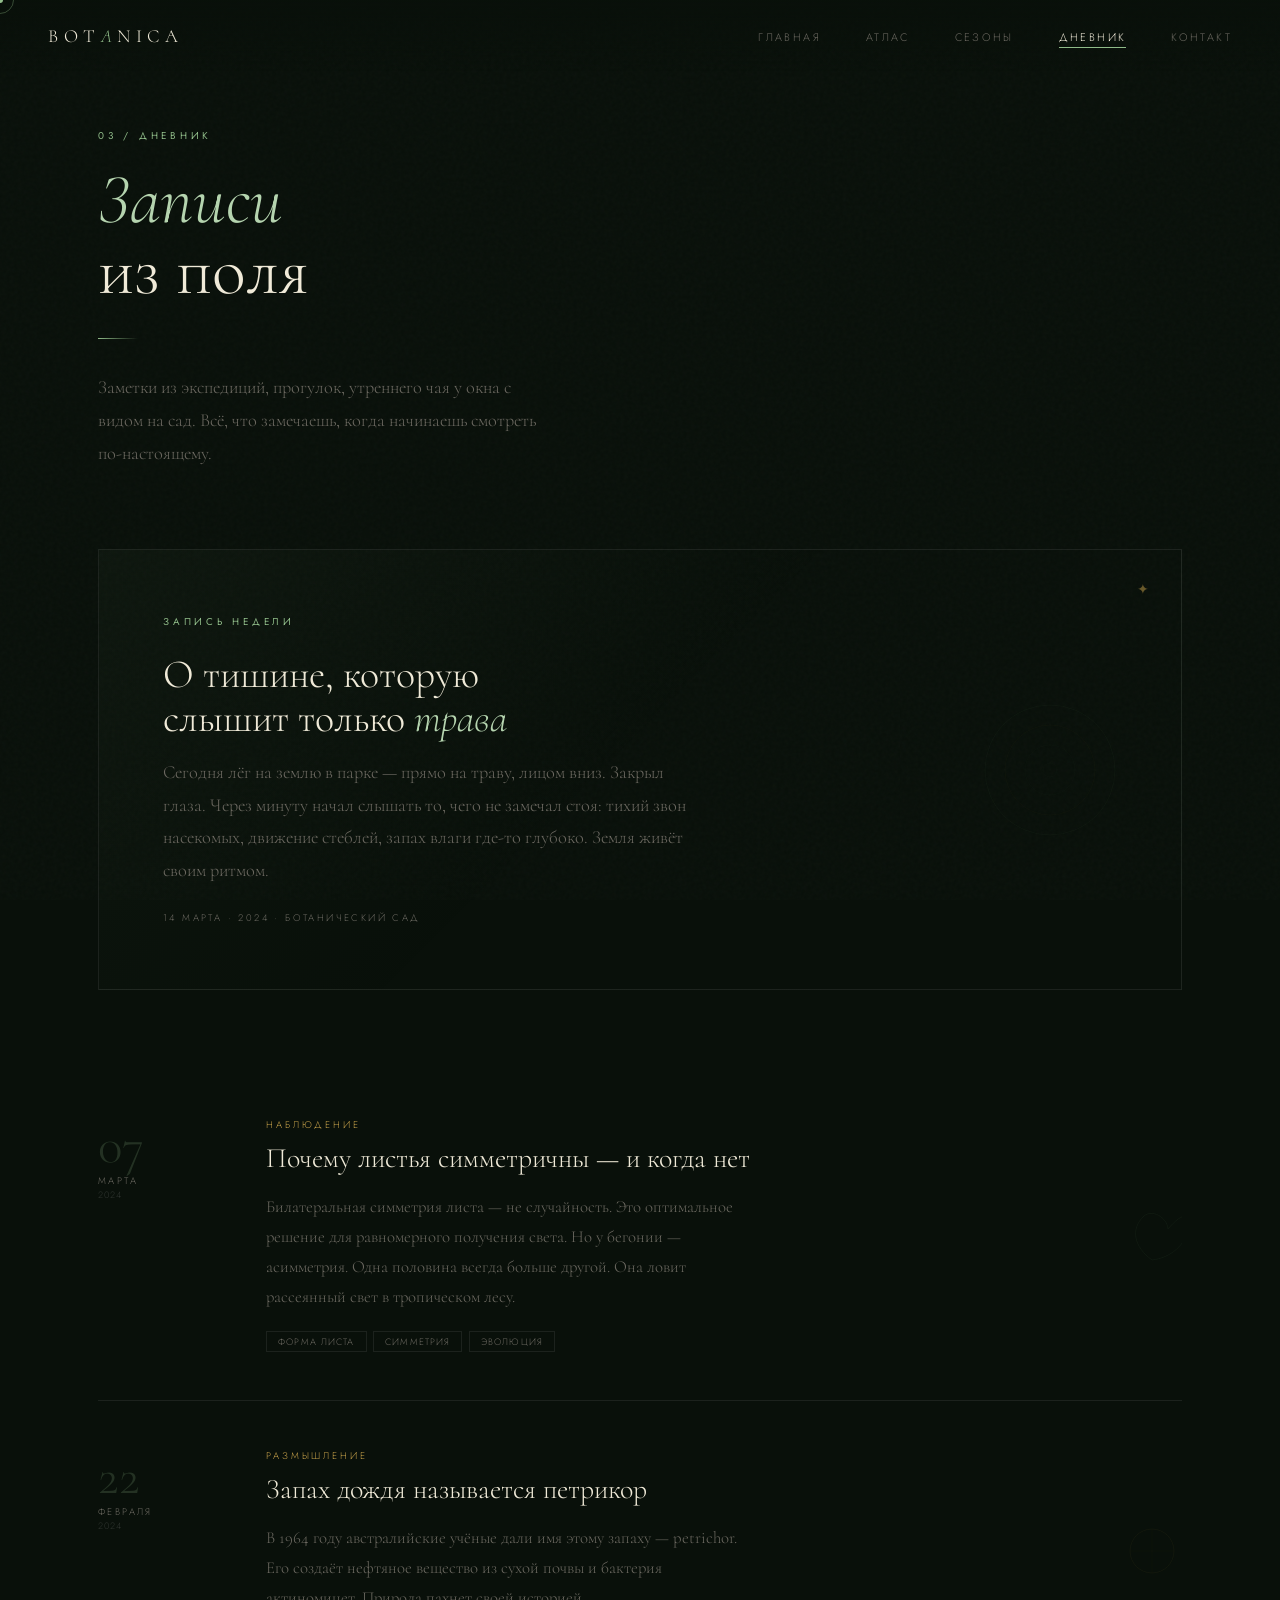
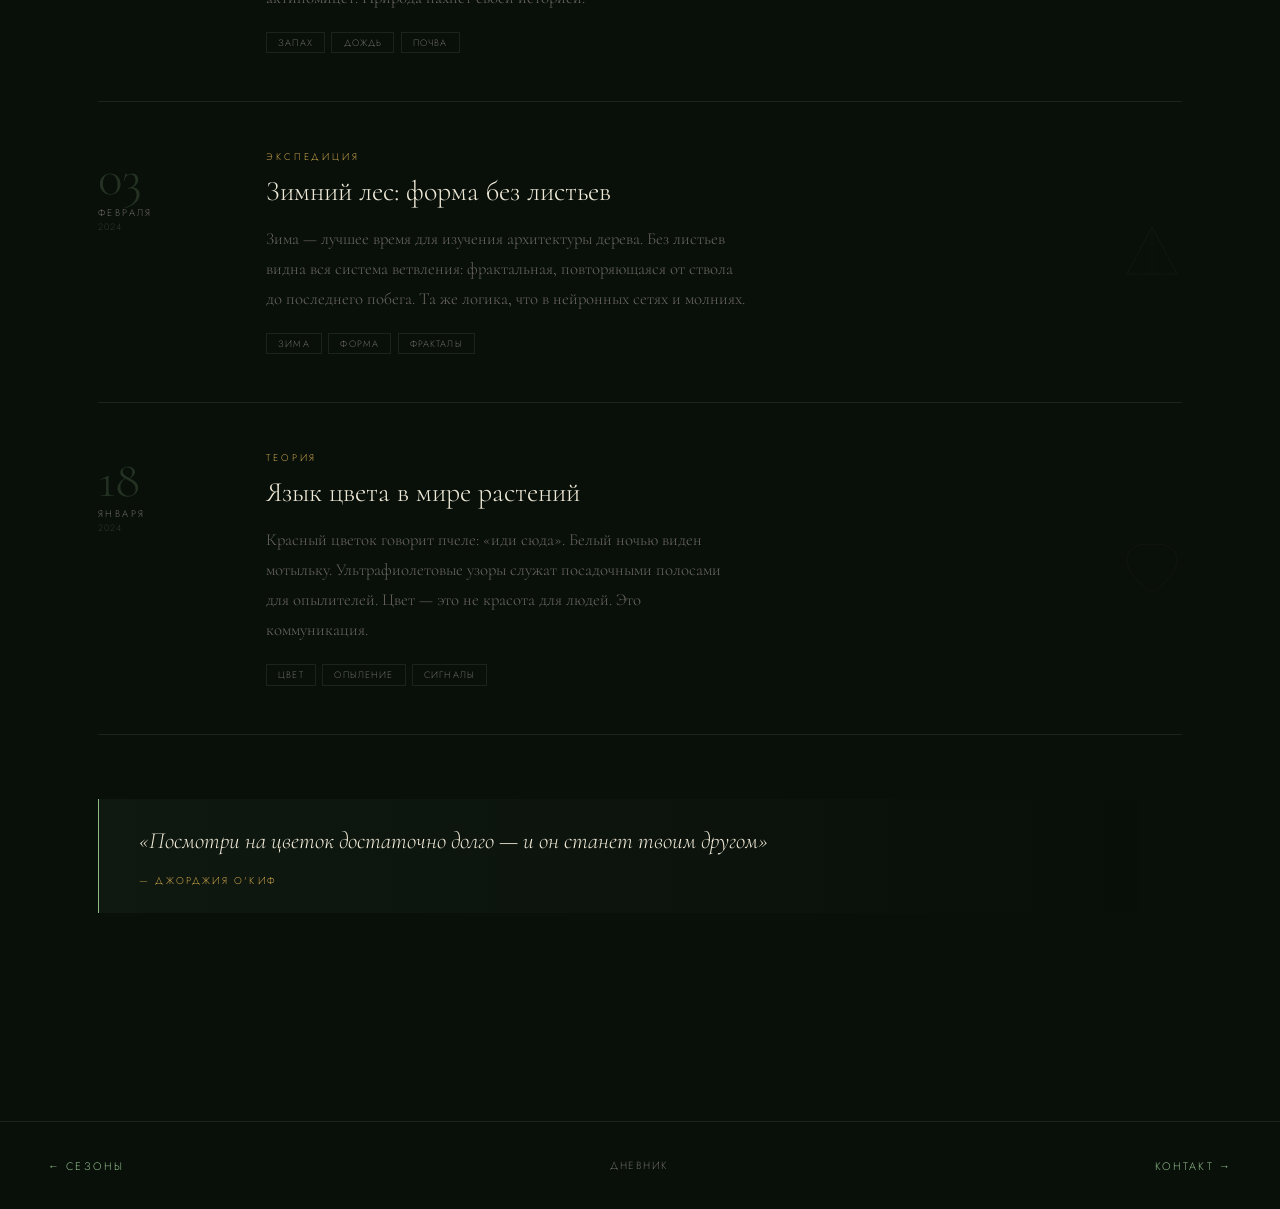
<file: journal.html>
<!DOCTYPE html>
<html lang="ru">
<head>
<meta charset="UTF-8">
<meta name="viewport" content="width=device-width, initial-scale=1.0">
<title>Дневник — BOTANICA</title>
<link rel="preconnect" href="https://fonts.googleapis.com">
<link rel="preconnect" href="https://fonts.gstatic.com" crossorigin>
<link href="https://fonts.googleapis.com/css2?family=Cormorant:ital,wght@0,300;0,400;1,300;1,400&family=Jost:wght@200;300;400&display=swap" rel="stylesheet">
<link rel="stylesheet" href="shared.css">
<style>
.pw { padding-top: 8rem; padding-bottom: 2rem; }
.page-h1 {
  font-family: 'Cormorant', serif;
  font-weight: 300;
  font-size: clamp(3.5rem, 5.5vw, 5.8rem);
  color: var(--cream); line-height: 1.0;
}
.page-h1 em { font-style: italic; color: var(--sage2); }

/* Featured note */
.featured-note {
  position: relative;
  border: 1px solid var(--border);
  padding: 4rem;
  margin-bottom: 5rem;
  overflow: hidden;
  background: linear-gradient(135deg, rgba(143,187,136,.04) 0%, transparent 50%);
}
.featured-note::before {
  content: '✦';
  position: absolute; top: 1.8rem; right: 2rem;
  color: var(--gold); opacity: .5; font-size: .85rem;
}
.fn-bg {
  position: absolute; right: 3.5rem; top: 50%;
  transform: translateY(-50%);
  width: 150px; height: 150px;
  opacity: .05;
  animation: rotSlow 50s linear infinite;
}
@keyframes rotSlow { to { transform: translateY(-50%) rotate(360deg); } }
.fn-title {
  font-family: 'Cormorant', serif;
  font-size: 2.5rem; font-weight: 300;
  color: var(--cream); line-height: 1.1;
  margin: 1rem 0;
  max-width: 22ch;
}
.fn-title em { font-style: italic; color: var(--sage2); }
.fn-body {
  font-family: 'Cormorant', serif;
  font-size: 1.15rem; color: var(--dim);
  line-height: 1.78; max-width: 60ch;
  margin-bottom: 1.5rem;
}
.fn-meta { font-size: .6rem; letter-spacing: .25em; text-transform: uppercase; color: var(--dim); }

/* Entries */
.entries { }

.entry {
  display: grid;
  grid-template-columns: 120px 1fr;
  gap: 3rem;
  padding: 3rem 0;
  border-bottom: 1px solid var(--border);
  position: relative;
  transition: padding .3s, background .3s;
  cursor: none;
}
.entry:hover { background: rgba(143,187,136,.02); padding-left: 1rem; padding-right: 1rem; margin: 0 -1rem; }

.e-date { padding-top: .2rem; }
.e-day {
  font-family: 'Cormorant', serif;
  font-size: 3.2rem; font-weight: 300;
  color: var(--sage); opacity: .2; line-height: 1;
  transition: opacity .3s;
}
.entry:hover .e-day { opacity: .45; }
.e-mon { font-size: .6rem; letter-spacing: .25em; text-transform: uppercase; color: var(--dim); margin-top: .1rem; }
.e-yr  { font-size: .58rem; color: rgba(255,255,255,.15); letter-spacing: .12em; }

.e-body { }
.e-cat { font-size: .6rem; letter-spacing: .3em; text-transform: uppercase; color: var(--gold); margin-bottom: .65rem; }
.e-title {
  font-family: 'Cormorant', serif;
  font-size: 1.75rem; font-weight: 300;
  color: var(--cream); line-height: 1.2;
  margin-bottom: 1rem;
  transition: color .3s;
}
.entry:hover .e-title { color: var(--sage2); }
.e-text {
  font-family: 'Cormorant', serif;
  font-size: 1.05rem; color: var(--dim);
  line-height: 1.78; max-width: 60ch;
  margin-bottom: 1.2rem;
}
.e-tags { display: flex; gap: .4rem; flex-wrap: wrap; }
.etag {
  padding: .2rem .7rem;
  border: 1px solid var(--border);
  font-size: .58rem; letter-spacing: .12em; text-transform: uppercase;
  color: var(--dim);
  transition: border-color .25s, color .25s;
}
.entry:hover .etag { border-color: rgba(143,187,136,.25); color: var(--sage); }

/* side art on entries */
.e-art {
  position: absolute; right: 0; top: 50%;
  transform: translateY(-50%);
  width: 60px; height: 60px;
  opacity: .05;
  transition: opacity .4s, transform .5s cubic-bezier(.22,.68,0,1);
}
.entry:hover .e-art { opacity: .15; transform: translateY(-50%) scale(1.12) rotate(-4deg); }
</style>
</head>
<body>

<div id="cur"></div>
<div id="cur-r"></div>

<nav class="nav">
  <a class="nav-logo" href="index.html">BOT<i>A</i>NICA</a>
  <ul class="nav-links">
    <li><a href="index.html">Главная</a></li>
    <li><a href="atlas.html">Атлас</a></li>
    <li><a href="seasons.html">Сезоны</a></li>
    <li><a href="journal.html" class="active">Дневник</a></li>
    <li><a href="contact.html">Контакт</a></li>
  </ul>
</nav>

<div class="pw">
  <header class="reveal" style="margin-bottom:5rem">
    <div class="label">03 / Дневник</div>
    <h1 class="page-h1"><em>Записи</em><br>из поля</h1>
    <div class="hr"></div>
    <p class="body-copy" style="max-width:50ch">
      Заметки из экспедиций, прогулок, утреннего чая у окна с видом на сад. 
      Всё, что замечаешь, когда начинаешь смотреть по-настоящему.
    </p>
  </header>

  <div class="featured-note reveal">
    <svg class="fn-bg" viewBox="0 0 150 150" fill="none">
      <circle cx="75" cy="75" r="65" stroke="#8fbb88" stroke-width=".7"/>
      <circle cx="75" cy="75" r="45" stroke="#c8a24a" stroke-width=".5"/>
      <circle cx="75" cy="75" r="25" stroke="#8fbb88" stroke-width=".4"/>
      <circle cx="75" cy="75" r="7"  stroke="#8fbb88" stroke-width=".4"/>
      <line x1="75" y1="10" x2="75" y2="140" stroke="#8fbb88" stroke-width=".3"/>
      <line x1="10" y1="75" x2="140" y2="75" stroke="#8fbb88" stroke-width=".3"/>
    </svg>
    <div class="label">Запись недели</div>
    <h2 class="fn-title">О тишине, которую<br>слышит только <em>трава</em></h2>
    <p class="fn-body">
      Сегодня лёг на землю в парке — прямо на траву, лицом вниз. Закрыл глаза. 
      Через минуту начал слышать то, чего не замечал стоя: тихий звон насекомых, 
      движение стеблей, запах влаги где-то глубоко. Земля живёт своим ритмом.
    </p>
    <div class="fn-meta">14 Марта · 2024 · Ботанический сад</div>
  </div>

  <div class="entries">

    <div class="entry reveal">
      <svg class="e-art" viewBox="0 0 60 60" fill="none">
        <path d="M30 55 C12 42 8 24 22 11 C30 4 45 12 46 24 C56 12 68 4 67 20 C65 40 48 53 30 55Z" stroke="#8fbb88" stroke-width="1" fill="none"/>
      </svg>
      <div class="e-date">
        <div class="e-day">07</div>
        <div class="e-mon">Марта</div>
        <div class="e-yr">2024</div>
      </div>
      <div class="e-body">
        <div class="e-cat">Наблюдение</div>
        <h3 class="e-title">Почему листья симметричны — и когда нет</h3>
        <p class="e-text">Билатеральная симметрия листа — не случайность. Это оптимальное решение для равномерного получения света. Но у бегонии — асимметрия. Одна половина всегда больше другой. Она ловит рассеянный свет в тропическом лесу.</p>
        <div class="e-tags"><span class="etag">Форма листа</span><span class="etag">Симметрия</span><span class="etag">Эволюция</span></div>
      </div>
    </div>

    <div class="entry reveal">
      <svg class="e-art" viewBox="0 0 60 60" fill="none">
        <circle cx="30" cy="30" r="22" stroke="#c8a24a" stroke-width="1"/>
        <line x1="30" y1="8" x2="30" y2="52" stroke="#c8a24a" stroke-width=".5"/>
        <line x1="8" y1="30" x2="52" y2="30" stroke="#c8a24a" stroke-width=".5"/>
      </svg>
      <div class="e-date">
        <div class="e-day">22</div>
        <div class="e-mon">Февраля</div>
        <div class="e-yr">2024</div>
      </div>
      <div class="e-body">
        <div class="e-cat">Размышление</div>
        <h3 class="e-title">Запах дождя называется петрикор</h3>
        <p class="e-text">В 1964 году австралийские учёные дали имя этому запаху — petrichor. Его создаёт нефтяное вещество из сухой почвы и бактерия актиномицет. Природа пахнет своей историей.</p>
        <div class="e-tags"><span class="etag">Запах</span><span class="etag">Дождь</span><span class="etag">Почва</span></div>
      </div>
    </div>

    <div class="entry reveal">
      <svg class="e-art" viewBox="0 0 60 60" fill="none">
        <polygon points="30,5 55,52 5,52" stroke="#8fbb88" stroke-width="1" fill="none"/>
        <line x1="30" y1="5" x2="30" y2="52" stroke="#8fbb88" stroke-width=".4"/>
      </svg>
      <div class="e-date">
        <div class="e-day">03</div>
        <div class="e-mon">Февраля</div>
        <div class="e-yr">2024</div>
      </div>
      <div class="e-body">
        <div class="e-cat">Экспедиция</div>
        <h3 class="e-title">Зимний лес: форма без листьев</h3>
        <p class="e-text">Зима — лучшее время для изучения архитектуры дерева. Без листьев видна вся система ветвления: фрактальная, повторяющаяся от ствола до последнего побега. Та же логика, что в нейронных сетях и молниях.</p>
        <div class="e-tags"><span class="etag">Зима</span><span class="etag">Форма</span><span class="etag">Фракталы</span></div>
      </div>
    </div>

    <div class="entry reveal">
      <svg class="e-art" viewBox="0 0 60 60" fill="none">
        <path d="M30 55 C30 55 5 38 5 22 C5 10 17 4 30 7 C43 4 55 10 55 22 C55 38 30 55 30 55Z" stroke="#c07840" stroke-width="1" fill="none"/>
      </svg>
      <div class="e-date">
        <div class="e-day">18</div>
        <div class="e-mon">Января</div>
        <div class="e-yr">2024</div>
      </div>
      <div class="e-body">
        <div class="e-cat">Теория</div>
        <h3 class="e-title">Язык цвета в мире растений</h3>
        <p class="e-text">Красный цветок говорит пчеле: «иди сюда». Белый ночью виден мотыльку. Ультрафиолетовые узоры служат посадочными полосами для опылителей. Цвет — это не красота для людей. Это коммуникация.</p>
        <div class="e-tags"><span class="etag">Цвет</span><span class="etag">Опыление</span><span class="etag">Сигналы</span></div>
      </div>
    </div>

  </div>

  <div class="blockquote reveal">
    <p>«Посмотри на цветок достаточно долго — и он станет твоим другом»</p>
    <cite>— Джорджия О'Киф</cite>
  </div>

</div>

<footer>
  <a href="seasons.html">← Сезоны</a>
  <span class="footer-c">Дневник</span>
  <a href="contact.html">Контакт →</a>
</footer>

<script>
const C=document.getElementById('cur'),R=document.getElementById('cur-r');
let mx=0,my=0,rx=0,ry=0;
document.addEventListener('mousemove',e=>{mx=e.clientX;my=e.clientY;C.style.left=mx+'px';C.style.top=my+'px';});
(function loop(){rx+=(mx-rx)*.12;ry+=(my-ry)*.12;R.style.left=rx+'px';R.style.top=ry+'px';requestAnimationFrame(loop);})();
document.querySelectorAll('a,.entry').forEach(el=>{
  el.addEventListener('mouseenter',()=>document.body.classList.add('hovering'));
  el.addEventListener('mouseleave',()=>document.body.classList.remove('hovering'));
});
const io=new IntersectionObserver((es)=>es.forEach((e,i)=>{
  if(e.isIntersecting){setTimeout(()=>e.target.classList.add('on'),i*80);io.unobserve(e.target);}
}),{threshold:.08});
document.querySelectorAll('.reveal').forEach(el=>io.observe(el));
</script>
</body>
</html>
</file>
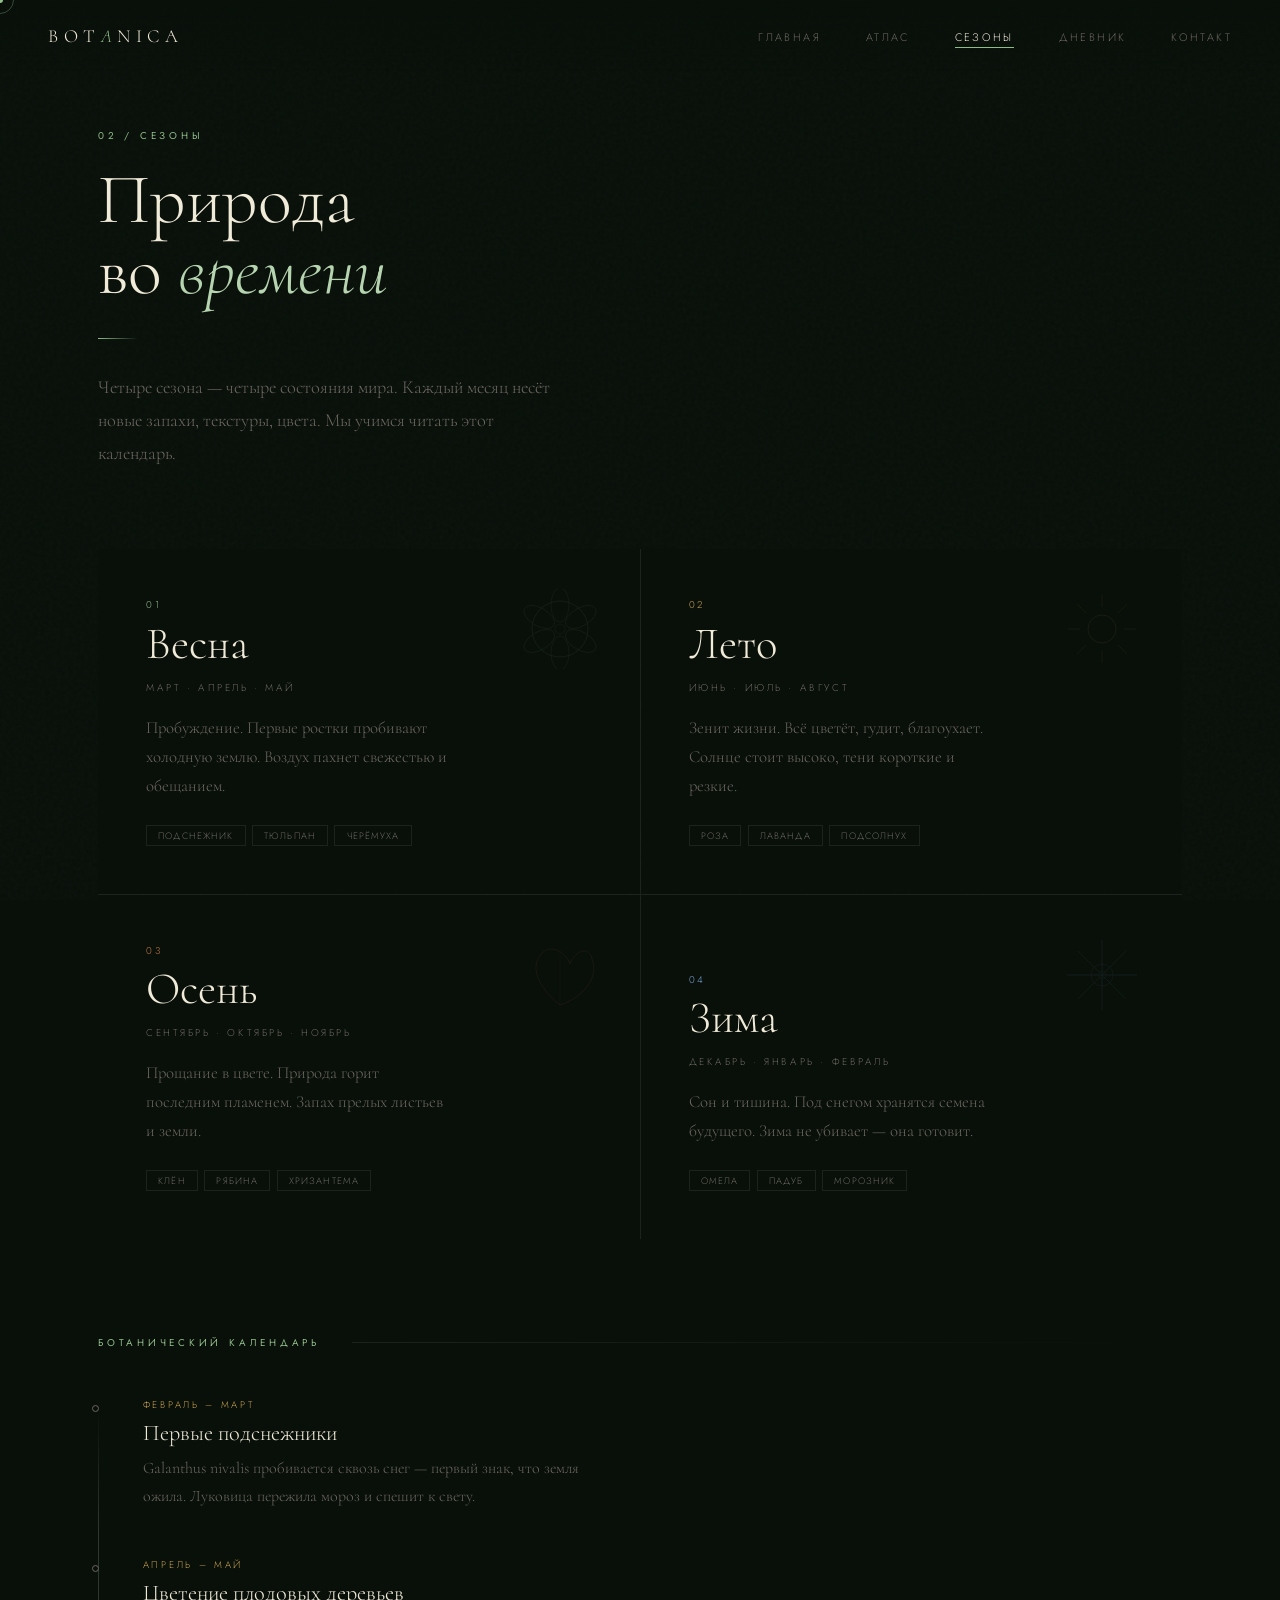
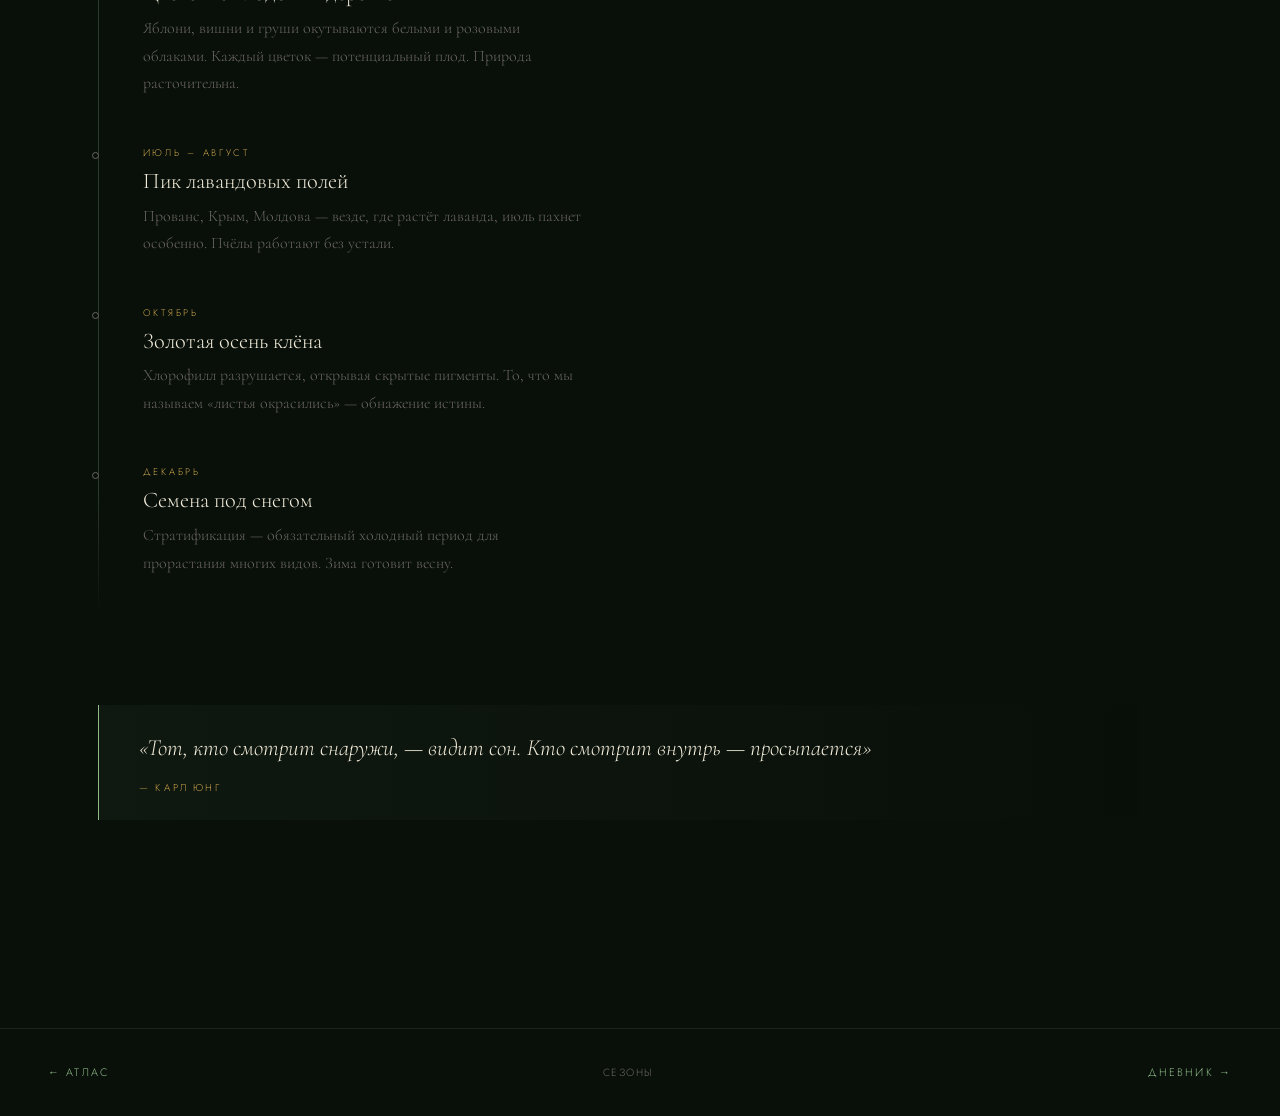
<file: seasons.html>
<!DOCTYPE html>
<html lang="ru">
<head>
<meta charset="UTF-8">
<meta name="viewport" content="width=device-width, initial-scale=1.0">
<title>Сезоны — BOTANICA</title>
<link rel="preconnect" href="https://fonts.googleapis.com">
<link rel="preconnect" href="https://fonts.gstatic.com" crossorigin>
<link href="https://fonts.googleapis.com/css2?family=Cormorant:ital,wght@0,300;0,400;1,300;1,400&family=Jost:wght@200;300;400&display=swap" rel="stylesheet">
<link rel="stylesheet" href="shared.css">
<style>
.pw { padding-top: 8rem; padding-bottom: 2rem; }
.page-h1 {
  font-family: 'Cormorant', serif;
  font-weight: 300;
  font-size: clamp(3.5rem, 5.5vw, 5.8rem);
  color: var(--cream);
  line-height: 1.0;
}
.page-h1 em { font-style: italic; color: var(--sage2); }

/* Season panels — big 2×2 grid */
.seasons-grid {
  display: grid;
  grid-template-columns: 1fr 1fr;
  gap: 1px;
  background: var(--border);
  margin-bottom: 6rem;
}

.sp {
  background: var(--bg);
  min-height: 340px;
  padding: 3rem;
  position: relative;
  overflow: hidden;
  display: flex; flex-direction: column; justify-content: flex-end;
  cursor: none;
  transition: background .4s;
}
.sp:hover { background: var(--bg2); }

/* Ambient glow per season */
.sp-spring .sp-glow { background: radial-gradient(ellipse at 80% 20%, rgba(143,187,136,.14) 0%, transparent 60%); }
.sp-summer .sp-glow { background: radial-gradient(ellipse at 80% 20%, rgba(200,162,74,.12) 0%, transparent 60%); }
.sp-autumn .sp-glow { background: radial-gradient(ellipse at 80% 20%, rgba(181,98,42,.12) 0%, transparent 60%); }
.sp-winter .sp-glow { background: radial-gradient(ellipse at 80% 20%, rgba(120,160,210,.1) 0%, transparent 60%); }

.sp-glow {
  position: absolute; inset: 0;
  opacity: 0;
  transition: opacity .5s;
  pointer-events: none;
}
.sp:hover .sp-glow { opacity: 1; }

.sp-art {
  position: absolute; top: 2.5rem; right: 2.5rem;
  width: 80px; height: 80px;
  opacity: .1;
  transition: opacity .4s, transform .5s cubic-bezier(.22,.68,0,1);
}
.sp:hover .sp-art { opacity: .22; transform: scale(1.1) rotate(6deg); }

/* Bottom line indicator */
.sp::after {
  content: '';
  position: absolute; bottom: 0; left: 0;
  height: 2px; width: 0;
  transition: width .5s cubic-bezier(.22,.68,0,1);
}
.sp-spring::after { background: var(--sage); }
.sp-summer::after { background: var(--gold); }
.sp-autumn::after { background: #b5622a; }
.sp-winter::after { background: #78a0d2; }
.sp:hover::after { width: 100%; }

.sp-num {
  font-size: .62rem; letter-spacing: .28em; font-weight: 300; margin-bottom: .6rem;
}
.sp-spring .sp-num { color: var(--sage); }
.sp-summer .sp-num { color: var(--gold); }
.sp-autumn .sp-num { color: #c07840; }
.sp-winter .sp-num { color: #78a0d2; }

.sp-name {
  font-family: 'Cormorant', serif;
  font-size: 2.8rem; font-weight: 300; color: var(--cream); line-height: 1;
  margin-bottom: .8rem;
}
.sp-months {
  font-size: .62rem; letter-spacing: .26em; text-transform: uppercase;
  color: var(--dim); margin-bottom: 1.2rem;
}
.sp-text {
  font-family: 'Cormorant', serif;
  font-size: 1.05rem; color: var(--dim); line-height: 1.72;
  max-width: 38ch;
  margin-bottom: 1.5rem;
}
.sp-plants { display: flex; gap: .4rem; flex-wrap: wrap; }
.stag {
  padding: .2rem .7rem;
  font-size: .58rem; letter-spacing: .12em; text-transform: uppercase;
  border: 1px solid var(--border); color: var(--dim);
  transition: border-color .25s, color .25s;
}
.sp:hover .stag { border-color: rgba(255,255,255,.15); color: var(--text); }

/* ── Timeline ── */
.tl-head {
  display: flex; align-items: center; gap: 2rem;
  margin-bottom: 3rem;
}
.tl-head::after {
  content: '';
  flex: 1; height: 1px;
  background: linear-gradient(90deg, var(--border), transparent);
}

.timeline {
  position: relative;
  padding-left: 2.8rem;
  margin-bottom: 5rem;
}
.timeline::before {
  content: '';
  position: absolute; left: 0; top: .6rem; bottom: .6rem;
  width: 1px;
  background: linear-gradient(180deg, transparent, var(--sage) 15%, var(--sage) 85%, transparent);
  opacity: .25;
}

.tl-item {
  position: relative;
  padding-bottom: 3rem;
}
.tl-item::before {
  content: '';
  position: absolute;
  left: -3.2rem; top: .4rem;
  width: 7px; height: 7px;
  border-radius: 50%;
  border: 1px solid var(--dim);
  background: var(--bg);
  transition: border-color .3s, background .3s;
}
.tl-item:hover::before { border-color: var(--sage); background: var(--sage); }

.tl-date { font-size: .6rem; letter-spacing: .28em; text-transform: uppercase; color: var(--gold); margin-bottom: .5rem; }
.tl-name {
  font-family: 'Cormorant', serif;
  font-size: 1.4rem; font-weight: 300; color: var(--cream);
  margin-bottom: .5rem; line-height: 1.2;
  transition: color .25s;
}
.tl-item:hover .tl-name { color: var(--sage2); }
.tl-body {
  font-family: 'Cormorant', serif;
  font-size: 1rem; color: var(--dim); line-height: 1.72; max-width: 55ch;
}
</style>
</head>
<body>

<div id="cur"></div>
<div id="cur-r"></div>

<nav class="nav">
  <a class="nav-logo" href="index.html">BOT<i>A</i>NICA</a>
  <ul class="nav-links">
    <li><a href="index.html">Главная</a></li>
    <li><a href="atlas.html">Атлас</a></li>
    <li><a href="seasons.html" class="active">Сезоны</a></li>
    <li><a href="journal.html">Дневник</a></li>
    <li><a href="contact.html">Контакт</a></li>
  </ul>
</nav>

<div class="pw">
  <header class="reveal" style="margin-bottom:5rem">
    <div class="label">02 / Сезоны</div>
    <h1 class="page-h1">Природа<br>во <em>времени</em></h1>
    <div class="hr"></div>
    <p class="body-copy" style="max-width:52ch">
      Четыре сезона — четыре состояния мира. Каждый месяц несёт 
      новые запахи, текстуры, цвета. Мы учимся читать этот календарь.
    </p>
  </header>

  <div class="seasons-grid">

    <div class="sp sp-spring reveal">
      <div class="sp-glow"></div>
      <svg class="sp-art" viewBox="0 0 80 80" fill="none">
        <circle cx="40" cy="40" r="28" stroke="#8fbb88" stroke-width=".8"/>
        <ellipse cx="40" cy="16" rx="9" ry="17" stroke="#8fbb88" stroke-width=".6" transform="rotate(0 40 40)"/>
        <ellipse cx="40" cy="16" rx="9" ry="17" stroke="#8fbb88" stroke-width=".6" transform="rotate(60 40 40)"/>
        <ellipse cx="40" cy="16" rx="9" ry="17" stroke="#8fbb88" stroke-width=".6" transform="rotate(120 40 40)"/>
        <ellipse cx="40" cy="16" rx="9" ry="17" stroke="#8fbb88" stroke-width=".6" transform="rotate(180 40 40)"/>
        <ellipse cx="40" cy="16" rx="9" ry="17" stroke="#8fbb88" stroke-width=".6" transform="rotate(240 40 40)"/>
        <ellipse cx="40" cy="16" rx="9" ry="17" stroke="#8fbb88" stroke-width=".6" transform="rotate(300 40 40)"/>
        <circle cx="40" cy="40" r="5" stroke="#8fbb88" stroke-width=".5"/>
      </svg>
      <div class="sp-num">01</div>
      <div class="sp-name">Весна</div>
      <div class="sp-months">Март · Апрель · Май</div>
      <div class="sp-text">Пробуждение. Первые ростки пробивают холодную землю. Воздух пахнет свежестью и обещанием.</div>
      <div class="sp-plants">
        <span class="stag">Подснежник</span><span class="stag">Тюльпан</span><span class="stag">Черёмуха</span>
      </div>
    </div>

    <div class="sp sp-summer reveal">
      <div class="sp-glow"></div>
      <svg class="sp-art" viewBox="0 0 80 80" fill="none">
        <circle cx="40" cy="40" r="14" stroke="#c8a24a" stroke-width=".8"/>
        <line x1="40" y1="6"  x2="40" y2="18" stroke="#c8a24a" stroke-width=".7"/>
        <line x1="40" y1="62" x2="40" y2="74" stroke="#c8a24a" stroke-width=".7"/>
        <line x1="6"  y1="40" x2="18" y2="40" stroke="#c8a24a" stroke-width=".7"/>
        <line x1="62" y1="40" x2="74" y2="40" stroke="#c8a24a" stroke-width=".7"/>
        <line x1="15" y1="15" x2="24" y2="24" stroke="#c8a24a" stroke-width=".6"/>
        <line x1="56" y1="56" x2="65" y2="65" stroke="#c8a24a" stroke-width=".6"/>
        <line x1="65" y1="15" x2="56" y2="24" stroke="#c8a24a" stroke-width=".6"/>
        <line x1="24" y1="56" x2="15" y2="65" stroke="#c8a24a" stroke-width=".6"/>
      </svg>
      <div class="sp-num">02</div>
      <div class="sp-name">Лето</div>
      <div class="sp-months">Июнь · Июль · Август</div>
      <div class="sp-text">Зенит жизни. Всё цветёт, гудит, благоухает. Солнце стоит высоко, тени короткие и резкие.</div>
      <div class="sp-plants">
        <span class="stag">Роза</span><span class="stag">Лаванда</span><span class="stag">Подсолнух</span>
      </div>
    </div>

    <div class="sp sp-autumn reveal">
      <div class="sp-glow"></div>
      <svg class="sp-art" viewBox="0 0 80 80" fill="none">
        <path d="M40 70 C18 52 9 32 22 18 C31 9 46 17 50 29 C54 17 69 9 72 24 C80 44 60 64 40 70Z" stroke="#c07840" stroke-width=".8" fill="none"/>
        <line x1="40" y1="70" x2="40" y2="18" stroke="#c07840" stroke-width=".4"/>
      </svg>
      <div class="sp-num">03</div>
      <div class="sp-name">Осень</div>
      <div class="sp-months">Сентябрь · Октябрь · Ноябрь</div>
      <div class="sp-text">Прощание в цвете. Природа горит последним пламенем. Запах прелых листьев и земли.</div>
      <div class="sp-plants">
        <span class="stag">Клён</span><span class="stag">Рябина</span><span class="stag">Хризантема</span>
      </div>
    </div>

    <div class="sp sp-winter reveal">
      <div class="sp-glow"></div>
      <svg class="sp-art" viewBox="0 0 80 80" fill="none">
        <line x1="40" y1="5"  x2="40" y2="75" stroke="#78a0d2" stroke-width=".8"/>
        <line x1="5"  y1="40" x2="75" y2="40" stroke="#78a0d2" stroke-width=".8"/>
        <line x1="16" y1="16" x2="64" y2="64" stroke="#78a0d2" stroke-width=".6"/>
        <line x1="64" y1="16" x2="16" y2="64" stroke="#78a0d2" stroke-width=".6"/>
        <circle cx="40" cy="40" r="11" stroke="#78a0d2" stroke-width=".6"/>
        <circle cx="40" cy="40" r="4"  stroke="#78a0d2" stroke-width=".4"/>
      </svg>
      <div class="sp-num">04</div>
      <div class="sp-name">Зима</div>
      <div class="sp-months">Декабрь · Январь · Февраль</div>
      <div class="sp-text">Сон и тишина. Под снегом хранятся семена будущего. Зима не убивает — она готовит.</div>
      <div class="sp-plants">
        <span class="stag">Омела</span><span class="stag">Падуб</span><span class="stag">Морозник</span>
      </div>
    </div>

  </div>

  <div class="tl-head reveal">
    <div class="label" style="margin:0">Ботанический календарь</div>
  </div>

  <div class="timeline">
    <div class="tl-item reveal">
      <div class="tl-date">Февраль – Март</div>
      <div class="tl-name">Первые подснежники</div>
      <div class="tl-body">Galanthus nivalis пробивается сквозь снег — первый знак, что земля ожила. Луковица пережила мороз и спешит к свету.</div>
    </div>
    <div class="tl-item reveal">
      <div class="tl-date">Апрель – Май</div>
      <div class="tl-name">Цветение плодовых деревьев</div>
      <div class="tl-body">Яблони, вишни и груши окутываются белыми и розовыми облаками. Каждый цветок — потенциальный плод. Природа расточительна.</div>
    </div>
    <div class="tl-item reveal">
      <div class="tl-date">Июль – Август</div>
      <div class="tl-name">Пик лавандовых полей</div>
      <div class="tl-body">Прованс, Крым, Молдова — везде, где растёт лаванда, июль пахнет особенно. Пчёлы работают без устали.</div>
    </div>
    <div class="tl-item reveal">
      <div class="tl-date">Октябрь</div>
      <div class="tl-name">Золотая осень клёна</div>
      <div class="tl-body">Хлорофилл разрушается, открывая скрытые пигменты. То, что мы называем «листья окрасились» — обнажение истины.</div>
    </div>
    <div class="tl-item reveal">
      <div class="tl-date">Декабрь</div>
      <div class="tl-name">Семена под снегом</div>
      <div class="tl-body">Стратификация — обязательный холодный период для прорастания многих видов. Зима готовит весну.</div>
    </div>
  </div>

  <div class="blockquote reveal">
    <p>«Тот, кто смотрит снаружи, — видит сон. Кто смотрит внутрь — просыпается»</p>
    <cite>— Карл Юнг</cite>
  </div>

</div>

<footer>
  <a href="atlas.html">← Атлас</a>
  <span class="footer-c">Сезоны</span>
  <a href="journal.html">Дневник →</a>
</footer>

<script>
const C=document.getElementById('cur'),R=document.getElementById('cur-r');
let mx=0,my=0,rx=0,ry=0;
document.addEventListener('mousemove',e=>{mx=e.clientX;my=e.clientY;C.style.left=mx+'px';C.style.top=my+'px';});
(function loop(){rx+=(mx-rx)*.12;ry+=(my-ry)*.12;R.style.left=rx+'px';R.style.top=ry+'px';requestAnimationFrame(loop);})();
document.querySelectorAll('a,.sp').forEach(el=>{
  el.addEventListener('mouseenter',()=>document.body.classList.add('hovering'));
  el.addEventListener('mouseleave',()=>document.body.classList.remove('hovering'));
});
const io=new IntersectionObserver((es)=>es.forEach((e,i)=>{
  if(e.isIntersecting){setTimeout(()=>e.target.classList.add('on'),i*75);io.unobserve(e.target);}
}),{threshold:.08});
document.querySelectorAll('.reveal').forEach(el=>io.observe(el));
</script>
</body>
</html>
</file>
<file: shared.css>
@import url('https://fonts.googleapis.com/css2?family=Cormorant:ital,wght@0,300;0,400;0,500;1,300;1,400&family=Jost:wght@200;300;400&display=swap');

*, *::before, *::after { margin: 0; padding: 0; box-sizing: border-box; }

:root {
  --bg:       #09100a;
  --bg2:      #0e1810;
  --glass:    rgba(255,255,255,0.03);
  --border:   rgba(255,255,255,0.08);
  --text:     #ddd9cf;
  --dim:      #6b6860;
  --sage:     #8fbb88;
  --sage2:    #b5d4af;
  --gold:     #c8a24a;
  --cream:    #f0ead8;
  --rust:     #b5622a;
}

html { scroll-behavior: smooth; }

body {
  background: var(--bg);
  color: var(--text);
  font-family: 'Jost', sans-serif;
  font-weight: 300;
  overflow-x: hidden;
  cursor: none;
  min-height: 100vh;
}

/* noise grain overlay */
body::before {
  content: '';
  position: fixed; inset: 0; z-index: 0;
  background-image: url("data:image/svg+xml,%3Csvg viewBox='0 0 256 256' xmlns='http://www.w3.org/2000/svg'%3E%3Cfilter id='n'%3E%3CfeTurbulence type='fractalNoise' baseFrequency='0.9' numOctaves='4' stitchTiles='stitch'/%3E%3C/filter%3E%3Crect width='100%25' height='100%25' filter='url(%23n)' opacity='1'/%3E%3C/svg%3E");
  opacity: 0.025;
  pointer-events: none;
}

/* ── Cursor ── */
#cur {
  position: fixed; top: 0; left: 0; z-index: 9999;
  width: 6px; height: 6px;
  background: var(--sage);
  border-radius: 50%;
  pointer-events: none;
  transform: translate(-50%,-50%);
  transition: transform .1s, background .2s, width .2s, height .2s;
  mix-blend-mode: screen;
}
#cur-r {
  position: fixed; top: 0; left: 0; z-index: 9998;
  width: 28px; height: 28px;
  border: 1px solid rgba(143,187,136,0.35);
  border-radius: 50%;
  pointer-events: none;
  transform: translate(-50%,-50%);
  transition: transform .5s cubic-bezier(.22,.68,0,1.1);
}
body.hovering #cur { transform: translate(-50%,-50%) scale(3); background: var(--gold); }
body.hovering #cur-r { transform: translate(-50%,-50%) scale(1.6); border-color: rgba(200,162,74,.5); }

/* ── Navigation ── */
.nav {
  position: fixed; top: 0; left: 0; right: 0; z-index: 200;
  display: flex; align-items: center; justify-content: space-between;
  padding: 1.5rem 3rem;
  background: linear-gradient(180deg, rgba(9,16,10,.95) 0%, transparent 100%);
}
.nav-logo {
  font-family: 'Cormorant', serif;
  font-size: 1.15rem;
  font-weight: 300;
  letter-spacing: .3em;
  text-transform: uppercase;
  color: var(--cream);
  text-decoration: none;
}
.nav-logo i { font-style: italic; color: var(--sage); }
.nav-links { display: flex; gap: 2.8rem; list-style: none; }
.nav-links a {
  font-size: .68rem;
  font-weight: 300;
  letter-spacing: .22em;
  text-transform: uppercase;
  color: var(--dim);
  text-decoration: none;
  position: relative;
  transition: color .3s;
}
.nav-links a::after {
  content: '';
  position: absolute; bottom: -3px; left: 0;
  width: 0; height: 1px;
  background: var(--sage);
  transition: width .4s cubic-bezier(.22,.68,0,1);
}
.nav-links a:hover, .nav-links a.active { color: var(--cream); }
.nav-links a:hover::after, .nav-links a.active::after { width: 100%; }

/* ── Reveal ── */
.reveal {
  opacity: 0;
  transform: translateY(26px);
  transition: opacity .9s cubic-bezier(.22,.68,0,1), transform .9s cubic-bezier(.22,.68,0,1);
}
.reveal.on { opacity: 1; transform: none; }

/* ── Section label ── */
.label {
  font-size: .62rem;
  font-weight: 400;
  letter-spacing: .38em;
  text-transform: uppercase;
  color: var(--sage);
  margin-bottom: 1.4rem;
}

/* ── Display heading ── */
.display {
  font-family: 'Cormorant', serif;
  font-weight: 300;
  color: var(--cream);
  line-height: 1.04;
}
.display em { font-style: italic; color: var(--sage2); }

/* ── Body text ── */
.body-copy {
  font-family: 'Cormorant', serif;
  font-size: 1.15rem;
  font-weight: 300;
  color: var(--dim);
  line-height: 1.78;
}

/* ── Divider ── */
.hr {
  width: 2.5rem; height: 1px;
  background: linear-gradient(90deg, var(--sage), transparent);
  margin: 2rem 0;
}

/* ── Quote ── */
.blockquote {
  border-left: 1px solid var(--sage);
  padding: 1.6rem 2.5rem;
  margin: 4rem 0;
  background: linear-gradient(90deg, rgba(143,187,136,.05) 0%, transparent 100%);
}
.blockquote p {
  font-family: 'Cormorant', serif;
  font-size: 1.45rem;
  font-style: italic;
  font-weight: 300;
  color: var(--cream);
  line-height: 1.55;
}
.blockquote cite {
  display: block;
  margin-top: .8rem;
  font-size: .62rem;
  letter-spacing: .22em;
  text-transform: uppercase;
  color: var(--gold);
  font-style: normal;
}

/* ── Card ── */
.card {
  background: var(--glass);
  border: 1px solid var(--border);
  padding: 2.2rem;
  position: relative;
  overflow: hidden;
  transition: border-color .4s, transform .35s cubic-bezier(.22,.68,0,1), background .4s;
}
.card::before {
  content: '';
  position: absolute; top: 0; left: 0;
  width: 0; height: 1px;
  background: linear-gradient(90deg, var(--sage), var(--gold));
  transition: width .5s cubic-bezier(.22,.68,0,1);
}
.card:hover { border-color: rgba(143,187,136,.2); transform: translateY(-4px); background: rgba(255,255,255,.045); }
.card:hover::before { width: 100%; }

/* ── Button ── */
.btn {
  display: inline-flex; align-items: center; gap: .8rem;
  padding: .9rem 2.2rem;
  font-family: 'Jost', sans-serif;
  font-size: .68rem;
  font-weight: 300;
  letter-spacing: .22em;
  text-transform: uppercase;
  text-decoration: none;
  cursor: none;
  position: relative;
  overflow: hidden;
  transition: transform .2s, color .3s;
}
.btn-solid {
  background: var(--sage);
  color: var(--bg);
  border: 1px solid var(--sage);
}
.btn-solid::before {
  content: '';
  position: absolute; inset: 0;
  background: var(--gold);
  transform: translateX(-101%);
  transition: transform .45s cubic-bezier(.77,0,.175,1);
}
.btn-solid:hover::before { transform: translateX(0); }
.btn-solid:hover { transform: translateY(-2px); color: var(--bg); }
.btn-solid span { position: relative; }

.btn-ghost {
  background: transparent;
  color: var(--sage);
  border: 1px solid rgba(143,187,136,.3);
}
.btn-ghost:hover { border-color: var(--sage); color: var(--cream); transform: translateY(-2px); }

/* ── Page wrapper ── */
.pw {
  position: relative; z-index: 1;
  padding-top: 5.5rem;
  max-width: 1180px;
  margin: 0 auto;
  padding-left: 3rem;
  padding-right: 3rem;
}

/* ── Footer ── */
footer {
  position: relative; z-index: 1;
  border-top: 1px solid var(--border);
  padding: 2.2rem 3rem;
  display: flex; justify-content: space-between; align-items: center;
  margin-top: 7rem;
}
footer a { color: var(--sage); text-decoration: none; font-size: .68rem; letter-spacing: .2em; text-transform: uppercase; transition: color .25s; }
footer a:hover { color: var(--cream); }
.footer-c { font-size: .65rem; letter-spacing: .15em; color: var(--dim); text-transform: uppercase; }
</file>
